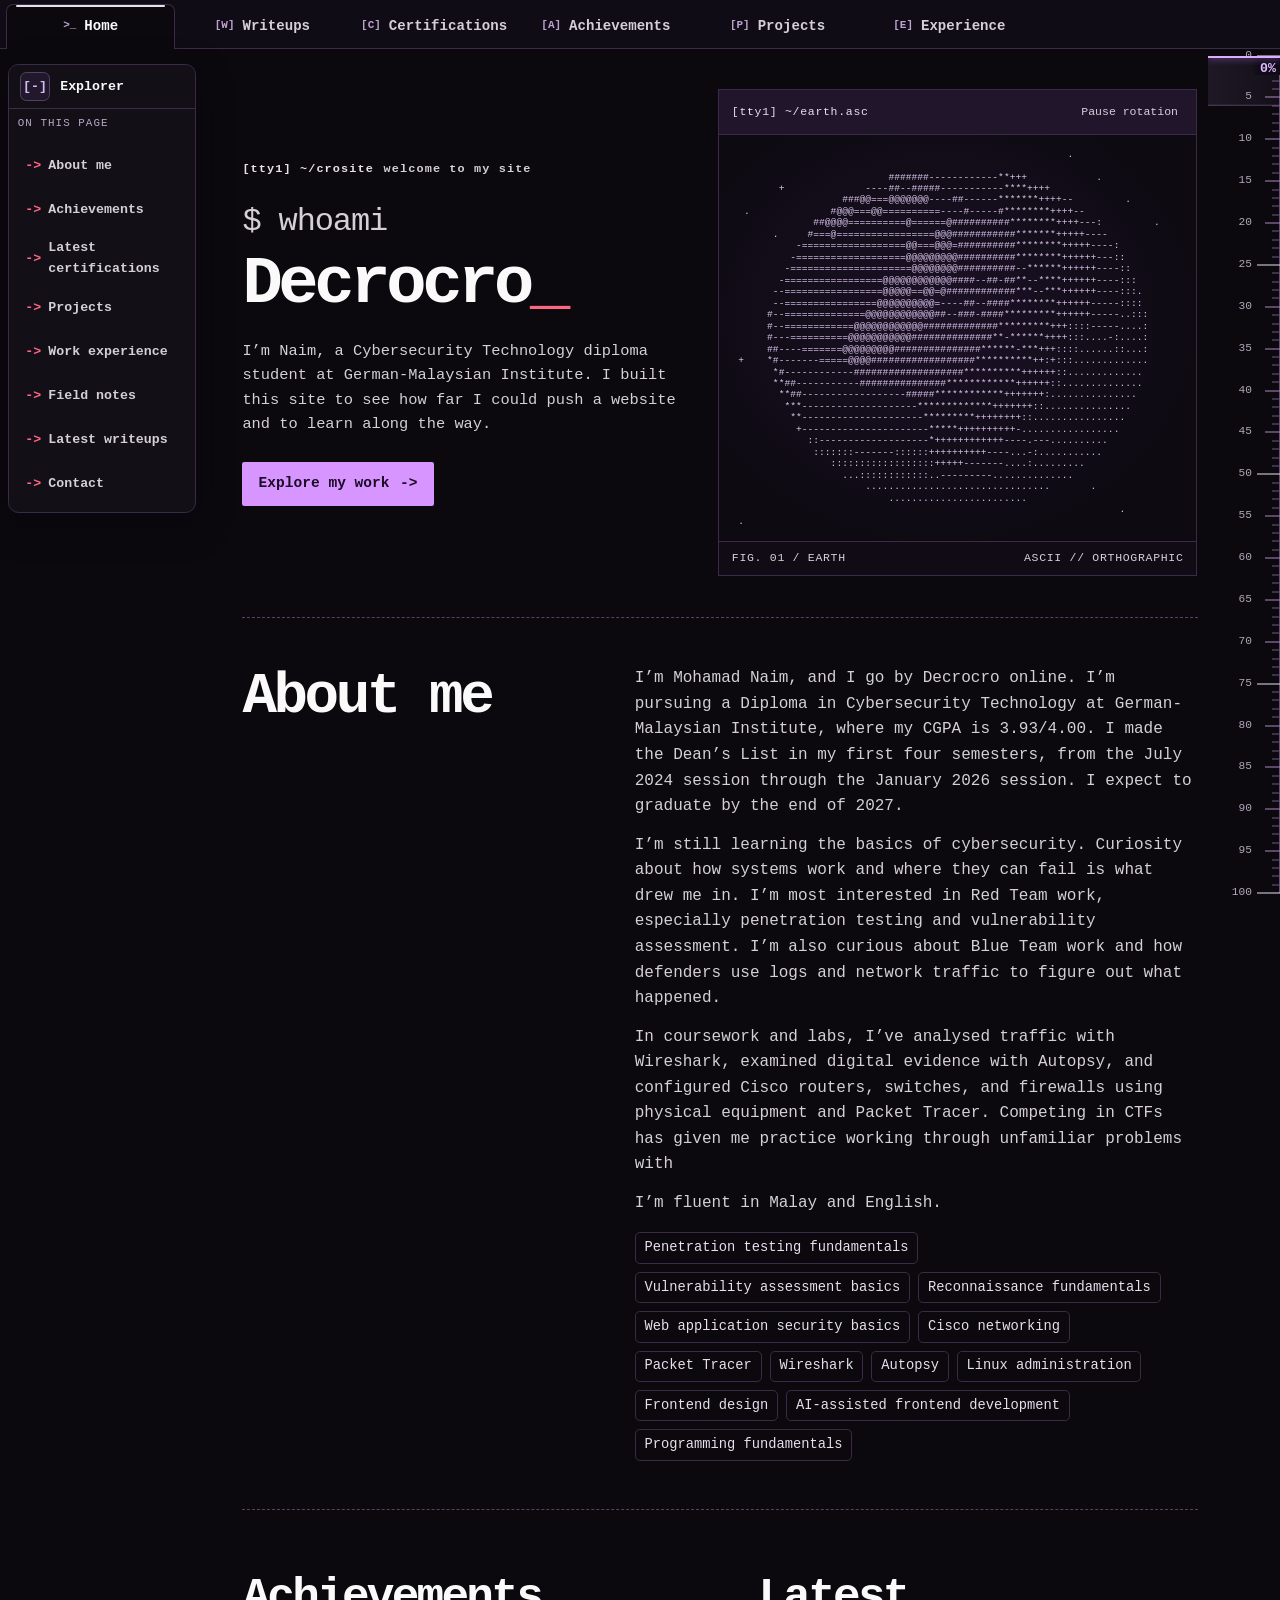
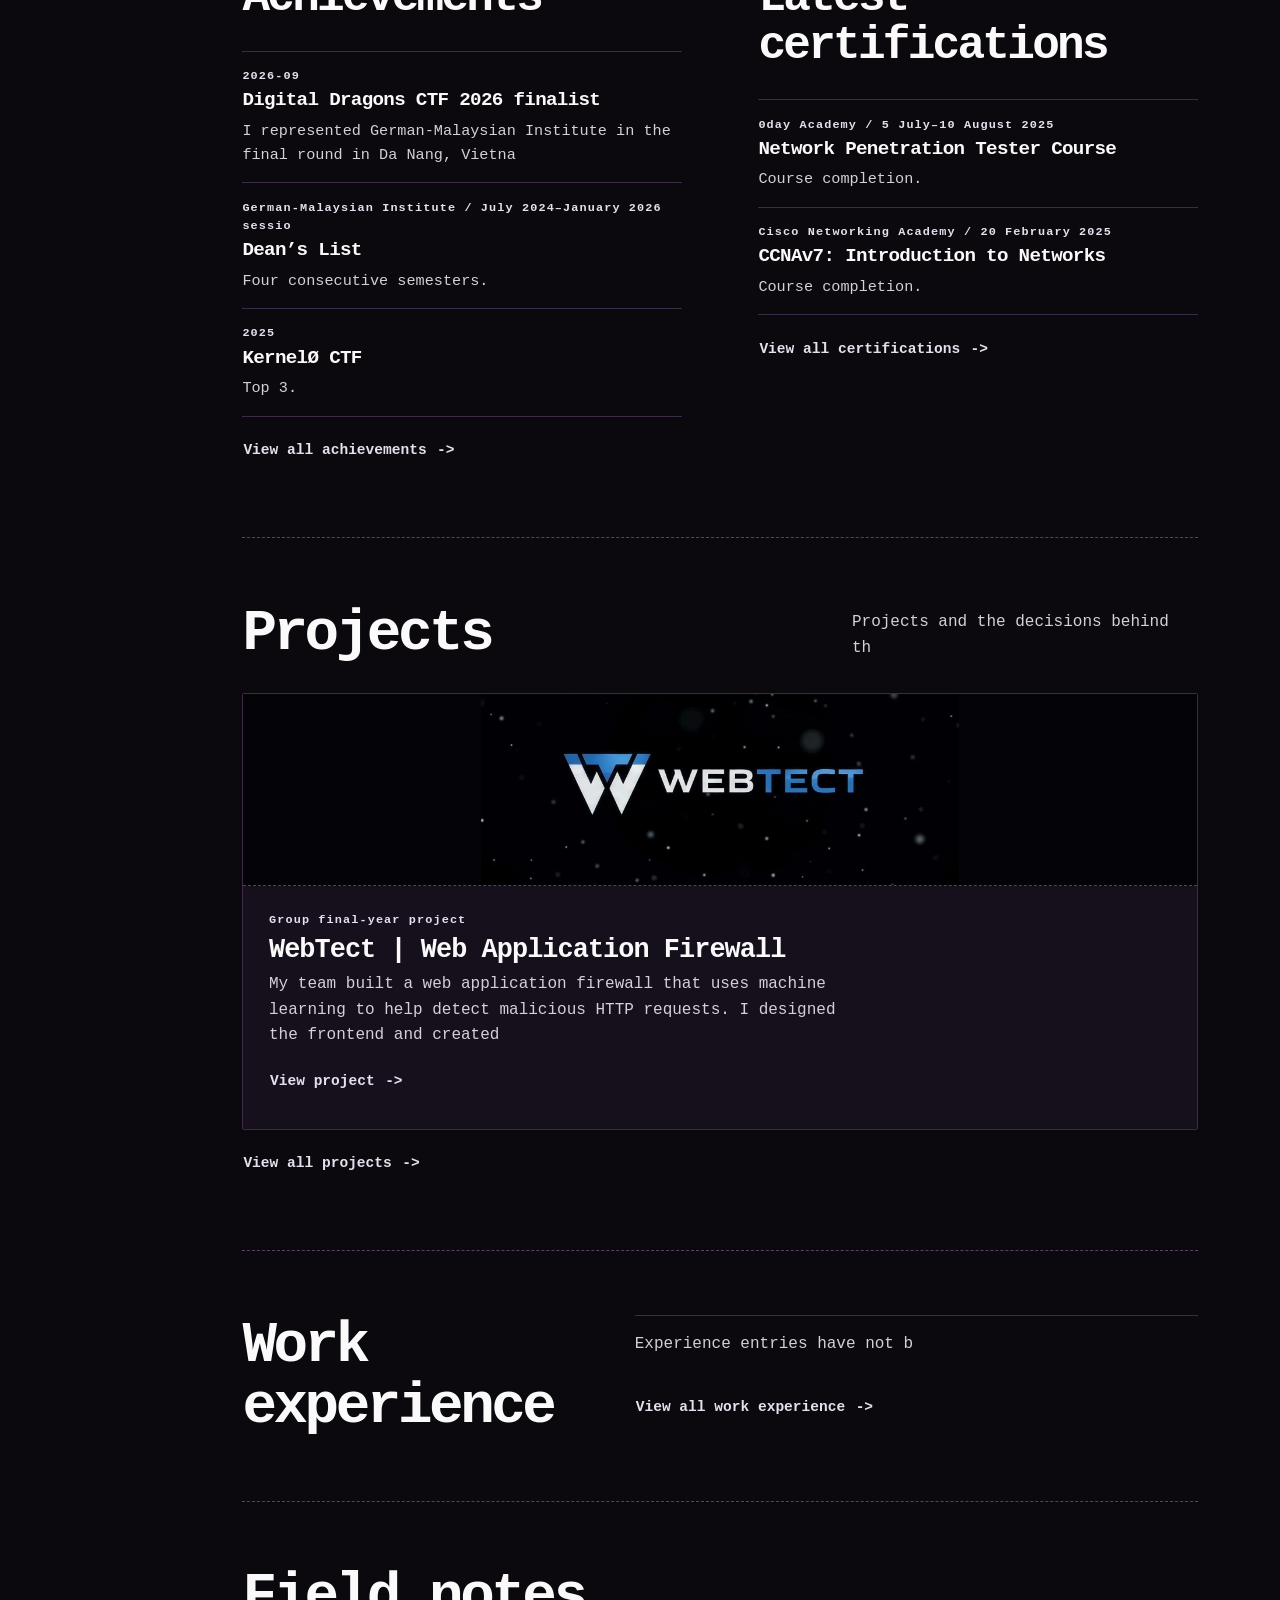
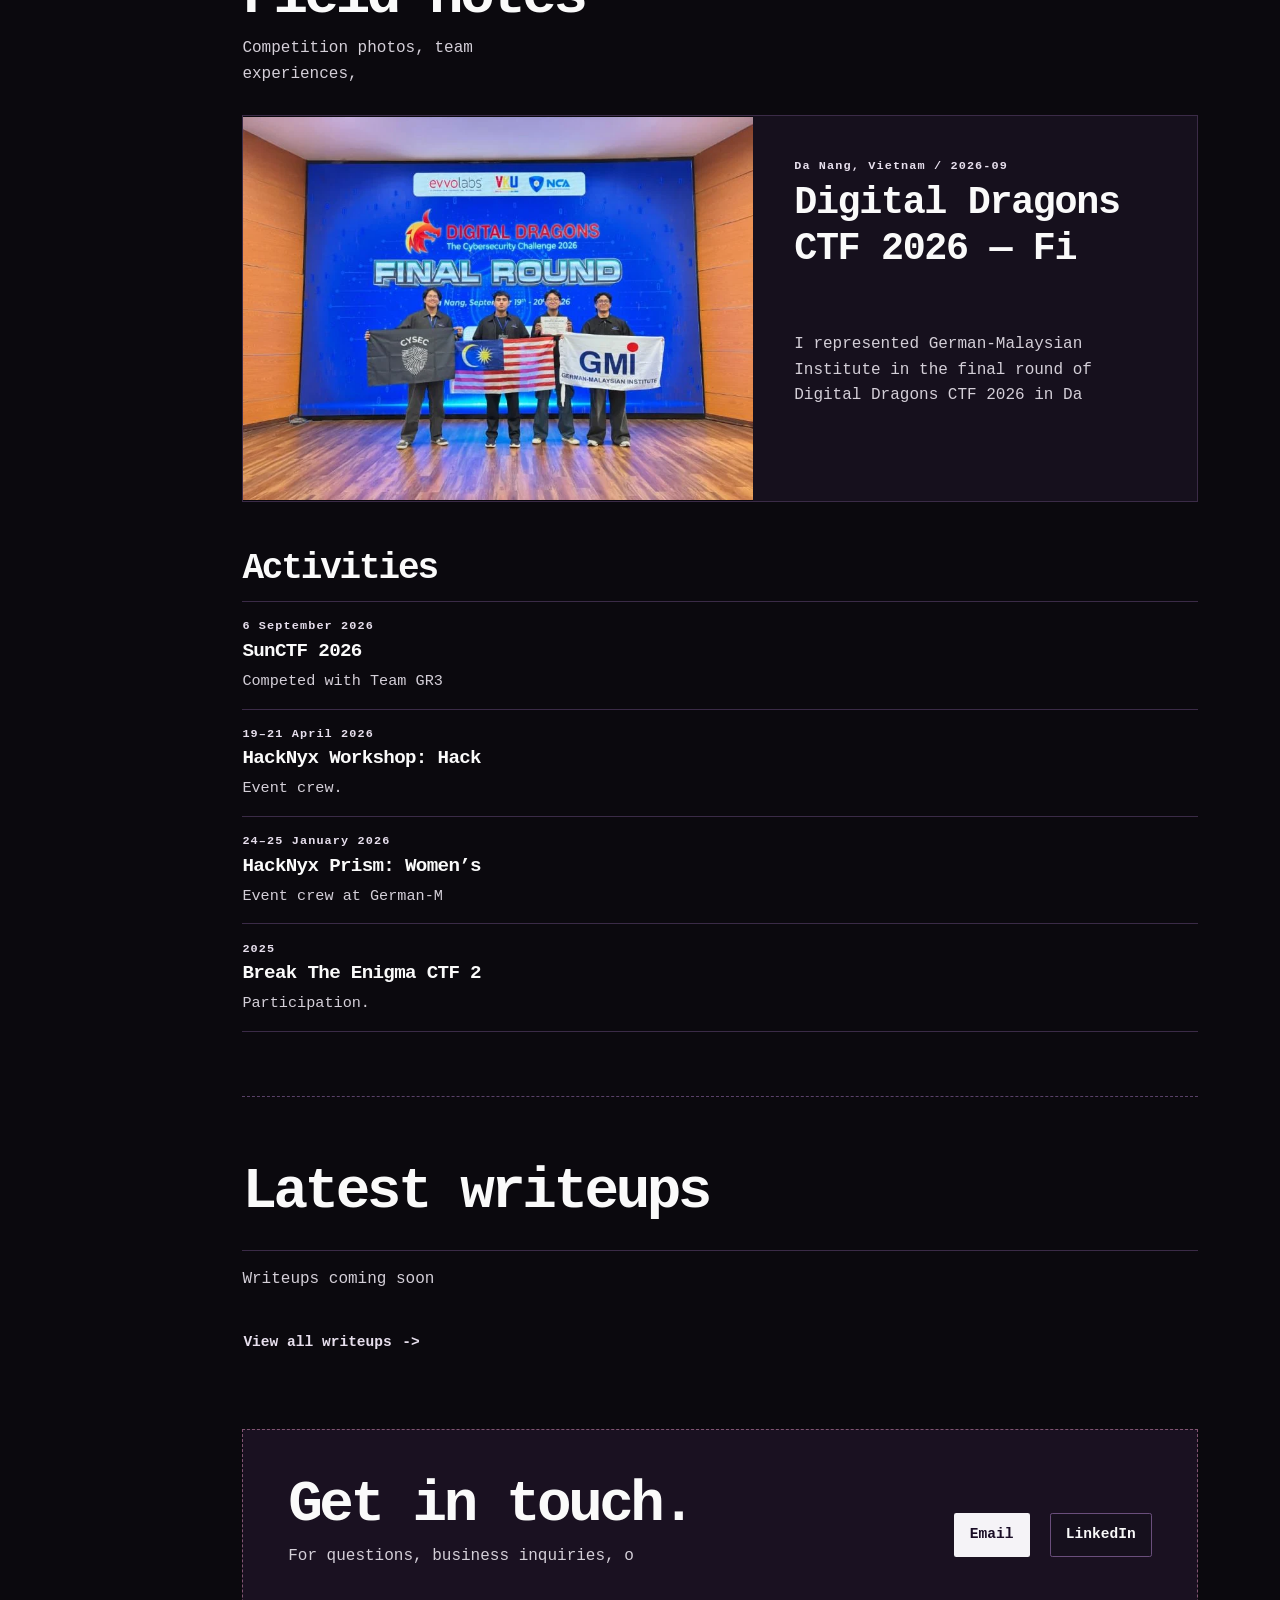
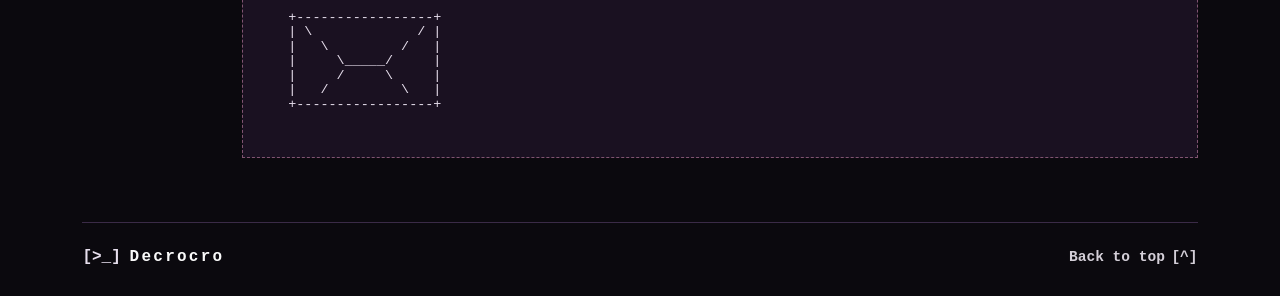
<file: index.html>
<!doctype html>
<html lang="en">
<head>
  <meta charset="utf-8">
  <meta name="viewport" content="width=device-width, initial-scale=1, viewport-fit=cover">
  <meta name="description" content="A professional portfolio for projects, technical writeups, and certifications.">
  <meta name="theme-color" content="#0b090e">
  <title>Crosite</title>
  <link rel="icon" type="image/webp" href="assets/crocro-mark.webp">
  <style>@media (prefers-reduced-motion: no-preference) { @view-transition { navigation: auto; } }</style>
  <link rel="stylesheet" href="styles.css?v=ruler-clean">
  <script src="portfolio.js" defer></script>
  <script src="site.js?v=ruler-clean" defer></script>
  <script src="earth.js" defer></script>
</head>
<body>
  <a class="skip-link" href="#main">Skip to content</a>
  <header class="site-header" id="top" tabindex="-1">
    <nav class="browser-tabs" aria-label="Site pages">
      <a href="index.html" aria-label="Home" aria-current="page"><span class="tab-icon" aria-hidden="true">&gt;_</span><span class="tab-full" aria-hidden="true">Home</span><span class="tab-short" aria-hidden="true">Home</span></a>
      <a href="writeups.html" aria-label="Writeups"><span class="tab-icon" aria-hidden="true">[W]</span><span class="tab-full" aria-hidden="true">Writeups</span><span class="tab-short" aria-hidden="true">Writeups</span></a>
      <a href="certifications.html" aria-label="Certifications"><span class="tab-icon" aria-hidden="true">[C]</span><span class="tab-full" aria-hidden="true">Certifications</span><span class="tab-short" aria-hidden="true">Certs</span></a>
      <a href="achievements.html" aria-label="Achievements"><span class="tab-icon" aria-hidden="true">[A]</span><span class="tab-full" aria-hidden="true">Achievements</span><span class="tab-short" aria-hidden="true">Awards</span></a>
      <a href="projects.html" aria-label="Projects"><span class="tab-icon" aria-hidden="true">[P]</span><span class="tab-full" aria-hidden="true">Projects</span><span class="tab-short" aria-hidden="true">Projects</span></a>
      <a href="experience.html" aria-label="Work experience"><span class="tab-icon" aria-hidden="true">[E]</span><span class="tab-full" aria-hidden="true">Experience</span><span class="tab-short" aria-hidden="true">Work</span></a>
    </nav>
  </header>

  <div class="shell workspace">
    <div class="workspace-rail">
      <details class="section-dock" open>
        <summary class="dock-title" aria-label="Explorer: On this page"><span class="dock-symbol" aria-hidden="true"></span><span class="dock-name">Explorer</span></summary>
        <nav aria-label="On this page">
          <p class="dock-group-label" aria-hidden="true">On this page</p>
          <ul class="dock-links">
            <li><a href="#about">About me</a></li>
            <li><a href="#achievements">Achievements</a></li>
            <li><a href="#certifications">Latest certifications</a></li>
            <li><a href="#work">Projects</a></li>
            <li><a href="#experience">Work experience</a></li>
            <li><a href="#field-notes">Field notes</a></li>
            <li><a href="#writeups">Latest writeups</a></li>
            <li><a href="#contact">Contact</a></li>
          </ul>
        </nav>
      </details>
    </div>

    <main id="main" tabindex="-1">
      <section class="hero" aria-labelledby="intro-title">
        <div class="hero-copy">
          <p class="eyebrow hero-eyebrow"><span>[tty1] ~/crosite</span> welcome to my site</p>
          <h1 id="intro-title"><span class="hero-greeting">$ whoami</span> <span class="hero-name" data-name>Decrocro</span><span class="hero-cursor" aria-hidden="true">_</span></h1>
          <p class="hero-description" id="intro">I’m Naim, a Cybersecurity Technology diploma student at German-Malaysian Institute. I built this site to see how far I could push a website and to learn along the way.</p>
          <div class="actions">
            <a class="button button-primary hero-cta" href="#work">Explore my work <span aria-hidden="true">-&gt;</span></a>
          </div>
        </div>
        <figure class="earth-panel">
          <div class="terminal-bar">
            <span aria-hidden="true">[tty1] ~/earth.asc</span>
            <button type="button" class="earth-toggle" id="earth-toggle" aria-controls="earth-art" hidden>Pause rotation</button>
          </div>
          <div class="earth-display"><pre id="earth-art" class="earth-art" aria-hidden="true">                                                         .                  
                                                                            
                          #######------------**+++            .             
       +              #######-######----------****++++                      
                  ###=@@@@==@@@@@##----#-------*****++++--         .        
 .              #@@@@@@===@@@@@@@==------###-#********++++--                
             ##@@@@@@====@=====@@====--########********++++---:         .   
      .     #@@@@@@@=================###########*******+++++----            
          #@@@=@==@==============@@===###--#####********+++++----:          
         #======================@@@@@@##########*****--*++++++---::         
        #=========================@@@@##########*****---:+++++----::        
       #=======================@@@@@@####-#####-*******-:+++++----:::       
      -#======================@@@@@@--##-#######********++++++----::::      
      -#=======================@@@@#####-----##----****++++++-----:::.      
     #--======================@@@@############*********++++++-...-:::..     
     ##-===================@@@@@#############*********+++++++-.....::..     
     ###-================@@@@@##############*********+++++++--.......:.     
     ####--===============@###############**********+++++++-...........     
+    *####----=========--################**********+++++++---..........     
      *####--------------##############**********++++++++---..........      
      **####---------------#########************++++++++----..........      
       **######--------------#-------*********++++++++----...........       
        ****####-----------------------*****+++++++++---............        
         *******------------------------*++++++++++-----...........         
          +*****----------------------:::+++++++--------:.::......          
            ++**------------------:::::::+++++--------:..::.....            
             ++:::::-------:::::::::::::+++--------::..:::.....             
                :::::::::::::::::::::::...-------::.........                
                  ...::::::::::::.........---::::.........                  
                      ................................       .              
                          ........................                          
                                                                  .         
.                                                                           </pre></div>
          <figcaption><span>FIG. 01 / EARTH</span><span aria-hidden="true">ASCII // ORTHOGRAPHIC</span></figcaption>
        </figure>
      </section>

      <section class="section split-section profile-overview" id="about" aria-labelledby="about-title">
        <header class="section-head">
          <h2 id="about-title">About me</h2>
        </header>
        <div class="about-content">
          <div id="bio"></div>
          <ul class="tags" id="skills" aria-label="Skills" hidden></ul>
          <a class="button button-outline" id="resume" hidden>View résumé</a>
        </div>
      </section>

      <div class="section library proof-grid">
        <section class="proof-panel" id="achievements" aria-labelledby="achievements-title">
          <header class="section-head">
            <h2 id="achievements-title">Achievements</h2>
          </header>
          <div class="section-records">
            <div class="rows" id="achievement-list"></div>
            <a class="text-button entry-link" href="achievements.html">View all achievements</a>
          </div>
        </section>

        <section class="proof-panel" id="certifications" aria-labelledby="certifications-title">
          <header class="section-head">
            <h2 id="certifications-title">Latest certifications</h2>
          </header>
          <div class="rows" id="recent-certifications"></div>
          <a class="text-button entry-link" href="certifications.html">View all certifications</a>
        </section>
      </div>

      <section class="section" id="work" aria-labelledby="work-title">
        <header class="section-head">
          <h2 id="work-title">Projects</h2>
          <p>Projects and the decisions behind them.</p>
        </header>
        <div class="project-grid" id="projects"></div>
        <a class="text-button entry-link" href="projects.html">View all projects</a>
      </section>

      <section class="section split-section" id="experience" aria-labelledby="experience-title">
        <header class="section-head">
          <h2 id="experience-title">Work experience</h2>
        </header>
        <div class="section-records">
          <div class="rows" id="experience-list"></div>
          <a class="text-button entry-link" href="experience.html">View all work experience</a>
        </div>
      </section>

      <section class="section" id="field-notes" aria-labelledby="field-notes-title">
        <header class="section-head">
          <h2 id="field-notes-title">Field notes</h2>
          <p>Competition photos, team experiences, and event crew roles.</p>
        </header>
        <div class="field-carousel" id="field-carousel">
          <div class="field-controls" id="field-controls" hidden>
            <button type="button" class="button button-outline" id="field-prev" aria-label="Previous field note" aria-controls="field-note-list">&larr;</button>
            <span class="field-count" id="field-count"></span>
            <button type="button" class="button button-outline" id="field-next" aria-label="Next field note" aria-controls="field-note-list">&rarr;</button>
            <button type="button" class="button button-outline field-play" id="field-play" aria-controls="field-note-list">Pause autoplay</button>
          </div>
          <div class="field-notes" id="field-note-list"></div>
        </div>
        <section class="field-activities" aria-labelledby="activities-title" hidden>
          <h2 id="activities-title">Activities</h2>
          <div class="rows record-list" id="activities-list"></div>
        </section>
      </section>

      <section class="section" id="writeups" aria-labelledby="writeups-title">
        <header class="section-head">
          <h2 id="writeups-title">Latest writeups</h2>
        </header>
        <div class="rows" id="recent-writeups"></div>
        <a class="text-button entry-link" href="writeups.html">View all writeups</a>
      </section>

      <section class="section contact-section" id="contact" aria-labelledby="contact-title">
        <div class="contact-panel">
          <div>
            <h2 id="contact-title">Get in touch.</h2>
            <p id="contact-note">Email and professional profiles coming soon.</p>
          </div>
          <div class="actions" id="contact-links"></div>
          <pre class="mail-art" aria-hidden="true">+-----------------+
| \             / |
|   \         /   |
|     \_____/     |
|     /     \     |
|   /         \   |
+-----------------+</pre>
        </div>
      </section>
    </main>
  </div>

  <footer class="shell site-footer">
    <a class="brand" href="index.html">
      <span class="brand-prompt" aria-hidden="true">[&gt;_]</span><span data-name>Decrocro</span>
    </a>
    <a class="footer-top" href="#top">Back to top <span aria-hidden="true">[^]</span></a>
  </footer>

  <button type="button" class="back-to-top" aria-label="Back to top" hidden><span aria-hidden="true">↑</span></button>

  <div class="scroll-ruler" id="scroll-ruler" hidden>
    <div class="ruler-body">
      <div class="ruler-scale" aria-hidden="true"></div>
      <input id="scroll-position" type="range" min="0" max="100" step="1" value="0" aria-label="Page scroll position" aria-orientation="vertical" aria-valuetext="0 percent">
    </div>
    <span class="ruler-readout" id="scroll-readout" aria-hidden="true">000%</span>
  </div>

  <template id="project-template">
    <article class="project">
      <div class="project-cover" aria-hidden="true"></div>
      <div class="project-copy">
        <p class="entry-label"></p>
        <h3></h3>
        <p class="summary"></p>
        <button class="text-button entry-link" type="button">View project</button>
      </div>
    </article>
  </template>

  <template id="row-template">
    <article class="entry-row">
      <div>
        <p class="entry-label"></p>
        <h3></h3>
        <p class="summary"></p>
      </div>
      <div class="entry-action"></div>
    </article>
  </template>

  <dialog id="entry-dialog" aria-labelledby="dialog-title">
    <div class="dialog-inner">
      <form method="dialog"><button class="button button-outline" autofocus>Close</button></form>
      <p class="entry-label" id="dialog-label"></p>
      <h2 id="dialog-title"></h2>
      <p id="dialog-summary"></p>
      <div class="dialog-body" id="dialog-body"></div>
      <div class="actions" id="dialog-links"></div>
    </div>
  </dialog>
</body>
</html>
</file>
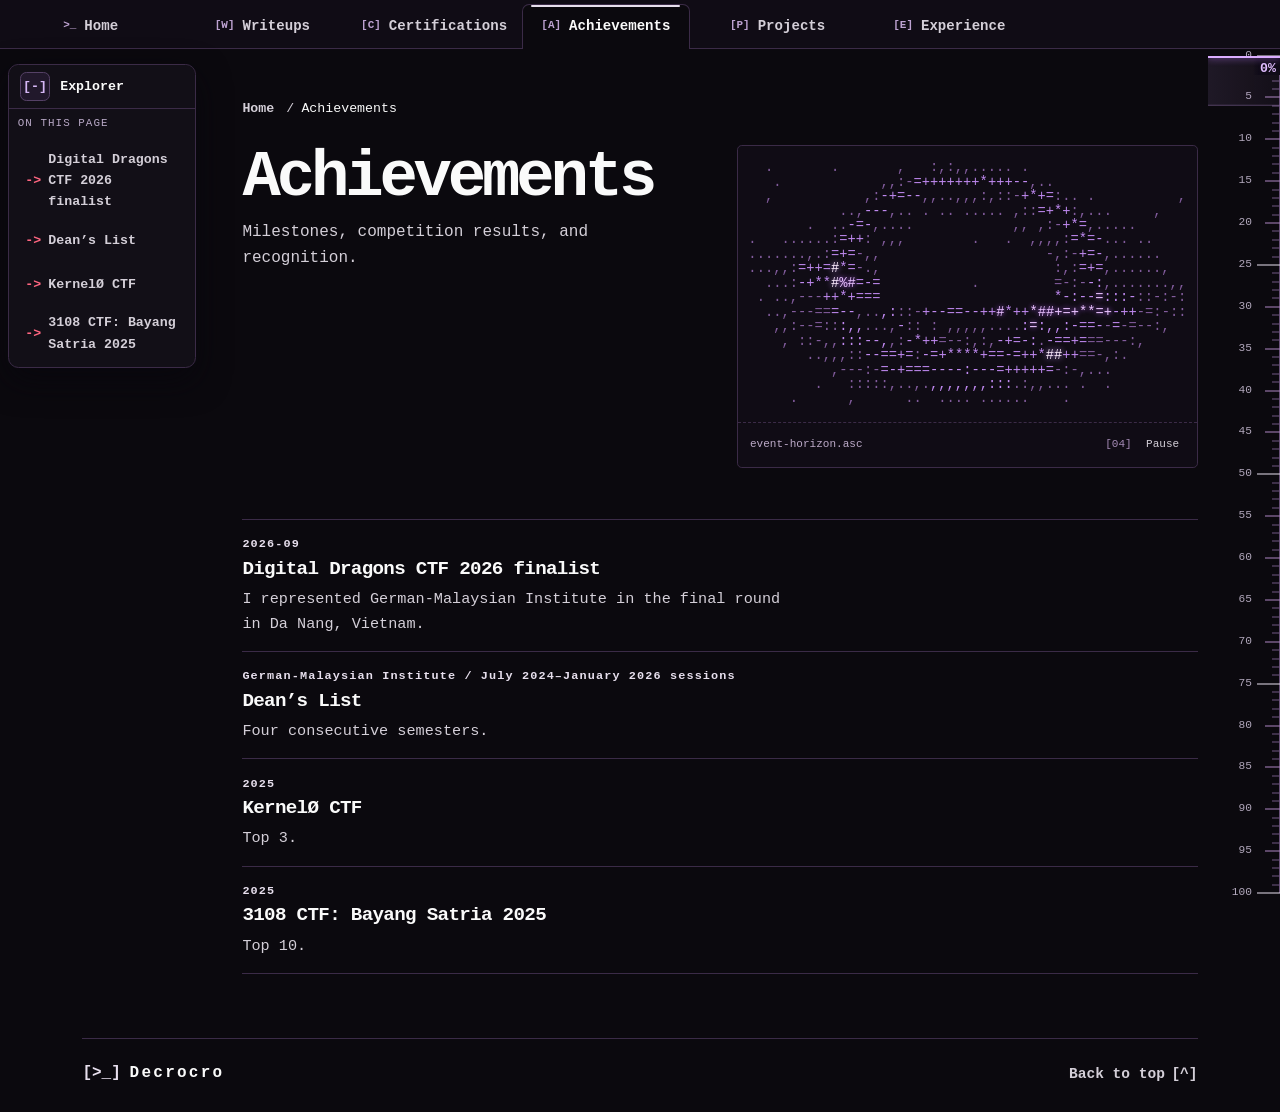
<file: achievements.html>
<!doctype html>
<html lang="en">
<head>
  <meta charset="utf-8">
  <meta name="viewport" content="width=device-width, initial-scale=1, viewport-fit=cover">
  <meta name="description" content="A professional portfolio for projects, technical writeups, and certifications.">
  <meta name="theme-color" content="#0b090e">
  <title>Achievements | Crosite</title>
  <link rel="icon" type="image/webp" href="assets/crocro-mark.webp">
  <style>@media (prefers-reduced-motion: no-preference) { @view-transition { navigation: auto; } }</style>
  <link rel="stylesheet" href="styles.css?v=ruler-clean">
  <script src="portfolio.js" defer></script>
  <script src="site.js?v=ruler-clean" defer></script>
</head>
<body>
  <a class="skip-link" href="#main">Skip to content</a>
  <header class="site-header" id="top" tabindex="-1">
    <nav class="browser-tabs" aria-label="Site pages">
      <a href="index.html" aria-label="Home"><span class="tab-icon" aria-hidden="true">&gt;_</span><span class="tab-full" aria-hidden="true">Home</span><span class="tab-short" aria-hidden="true">Home</span></a>
      <a href="writeups.html" aria-label="Writeups"><span class="tab-icon" aria-hidden="true">[W]</span><span class="tab-full" aria-hidden="true">Writeups</span><span class="tab-short" aria-hidden="true">Writeups</span></a>
      <a href="certifications.html" aria-label="Certifications"><span class="tab-icon" aria-hidden="true">[C]</span><span class="tab-full" aria-hidden="true">Certifications</span><span class="tab-short" aria-hidden="true">Certs</span></a>
      <a href="achievements.html" aria-label="Achievements" aria-current="page"><span class="tab-icon" aria-hidden="true">[A]</span><span class="tab-full" aria-hidden="true">Achievements</span><span class="tab-short" aria-hidden="true">Awards</span></a>
      <a href="projects.html" aria-label="Projects"><span class="tab-icon" aria-hidden="true">[P]</span><span class="tab-full" aria-hidden="true">Projects</span><span class="tab-short" aria-hidden="true">Projects</span></a>
      <a href="experience.html" aria-label="Work experience"><span class="tab-icon" aria-hidden="true">[E]</span><span class="tab-full" aria-hidden="true">Experience</span><span class="tab-short" aria-hidden="true">Work</span></a>
    </nav>
  </header>

  <div class="shell workspace">
    <div class="workspace-rail">
      <details class="section-dock" open>
        <summary class="dock-title" aria-label="Explorer: On this page"><span class="dock-symbol" aria-hidden="true"></span><span class="dock-name">Explorer</span></summary>
        <p class="dock-empty">No sections on this page.</p>
        <nav aria-label="On this page" hidden>
          <p class="dock-group-label" aria-hidden="true">On this page</p>
          <ul class="dock-links"></ul>
        </nav>
      </details>
    </div>

    <main id="main" class="inner-page" tabindex="-1" data-page="achievements">
      <nav class="breadcrumbs" aria-label="Page path"><a href="index.html">Home</a><span aria-current="page">Achievements</span></nav>
      <header class="page-lead">
        <div class="page-lead-copy">
          <h1>Achievements</h1>
          <p class="page-note">Milestones, competition results, and recognition.</p>
        </div>
        <figure class="archive-plate archive-plate--horizon" aria-hidden="true">
          <pre class="archive-art">  <span class="art-dim">.</span>       <span class="art-dim">.</span>       <span class="art-dim">.</span>   <span class="art-dim">,.,,,.....</span> <span class="art-dim">.</span>
   <span class="art-dim">.</span>            <span class="art-dim">..,:</span>-=======+===--<span class="art-dim">,..</span>
  <span class="art-dim">.</span>           <span class="art-dim">,:</span>-+=--<span class="art-dim">,,..,..,.,,:</span>=+==<span class="art-dim">:,.</span> <span class="art-dim">.</span>          <span class="art-dim">.</span>
           <span class="art-dim">.,:</span>===<span class="art-dim">:,.</span> <span class="art-dim">.</span> <span class="art-dim">..</span> <span class="art-dim">.....</span> <span class="art-dim">.,,</span>-=+=<span class="art-dim">:,...</span>     <span class="art-dim">.</span>
       <span class="art-dim">.</span>  <span class="art-dim">,,</span>=+=<span class="art-dim">:,...</span>            <span class="art-dim">,,</span> <span class="art-dim">.,:</span>=+=<span class="art-dim">,.....</span>
<span class="art-dim">.</span>   <span class="art-dim">......:</span>=+=<span class="art-dim">,</span> <span class="art-dim">...</span>        <span class="art-dim">.</span>   <span class="art-dim">.</span>  <span class="art-dim">,,..,</span>-+=-<span class="art-dim">...</span> <span class="art-dim">..</span>
<span class="art-dim">......,,.,</span>-=-<span class="art-dim">:..</span>                    <span class="art-dim">:.,:</span>==-<span class="art-dim">:,.,...</span>
<span class="art-dim">,,,:::</span>===-<span class="art-hot">*</span>+-<span class="art-dim">:.,</span>                     <span class="art-dim">,.,</span>-+=<span class="art-dim">:,,.....</span>
  <span class="art-dim">..,:</span>-=++<span class="art-hot">*#*</span>=-=           <span class="art-dim">.</span>         <span class="art-dim">:,,:</span>--<span class="art-dim">::,:,,....</span>
 <span class="art-dim">.</span> <span class="art-dim">,..:,,</span>-=++=++                     +--=+<span class="art-hot">*</span>====<span class="art-dim">:::,,.</span>
  <span class="art-dim">...,,,::</span>--=<span class="art-dim">::,</span>--<span class="art-dim">:::</span>=--++==++<span class="art-hot">*</span>+++<span class="art-hot">*%%#*#%%**</span>=+=<span class="art-dim">::.,..</span>
   <span class="art-dim">...,,:,:</span>---<span class="art-dim">:,::</span>-<span class="art-dim">:,</span> <span class="art-dim">.</span> <span class="art-dim">...,,.,.,</span>=<span class="art-hot">*</span>=--=++=-<span class="art-dim">:</span>-<span class="art-dim">,:,,..</span>
    <span class="art-dim">.</span> <span class="art-dim">,,:,,</span>--=++-<span class="art-dim">::</span>-+--<span class="art-dim">:,,..,,</span>-++=-<span class="art-dim">,</span>-===-<span class="art-dim">::,,,..</span>
       <span class="art-dim">..,,,::</span>-=+++=<span class="art-dim">:</span>--=++++===--==+<span class="art-hot">*</span>+--<span class="art-dim">::,.,.</span>
          <span class="art-dim">.,,,,:</span>--++++++++====++++==-<span class="art-dim">:,:,...</span>
        <span class="art-dim">.</span>   <span class="art-dim">....,..,::</span>----------<span class="art-dim">,:,,.,.</span> <span class="art-dim">.</span>  <span class="art-dim">.</span>
     <span class="art-dim">.</span>      <span class="art-dim">.</span>      <span class="art-dim">..</span>  <span class="art-dim">....</span> <span class="art-dim">......</span>    <span class="art-dim">.</span></pre>
          <figcaption><span>event-horizon.asc</span><span>[04]</span></figcaption>
        </figure>
      </header>
      <div class="rows record-list" id="all-achievements"></div>
      <noscript><p>Enable JavaScript to view achievements entries.</p></noscript>
    </main>
  </div>

  <footer class="shell site-footer">
    <a class="brand" href="index.html">
      <span class="brand-prompt" aria-hidden="true">[&gt;_]</span><span data-name>Decrocro</span>
    </a>
    <a class="footer-top" href="#top">Back to top <span aria-hidden="true">[^]</span></a>
  </footer>

  <button type="button" class="back-to-top" aria-label="Back to top" hidden><span aria-hidden="true">↑</span></button>

  <div class="scroll-ruler" id="scroll-ruler" hidden>
    <div class="ruler-body">
      <div class="ruler-scale" aria-hidden="true"></div>
      <input id="scroll-position" type="range" min="0" max="100" step="1" value="0" aria-label="Page scroll position" aria-orientation="vertical" aria-valuetext="0 percent">
    </div>
    <span class="ruler-readout" id="scroll-readout" aria-hidden="true">000%</span>
  </div>

  <template id="row-template">
    <article class="entry-row">
      <div>
        <p class="entry-label"></p>
        <h3></h3>
        <p class="summary"></p>
      </div>
      <div class="entry-action"></div>
    </article>
  </template>

</body>
</html>
</file>
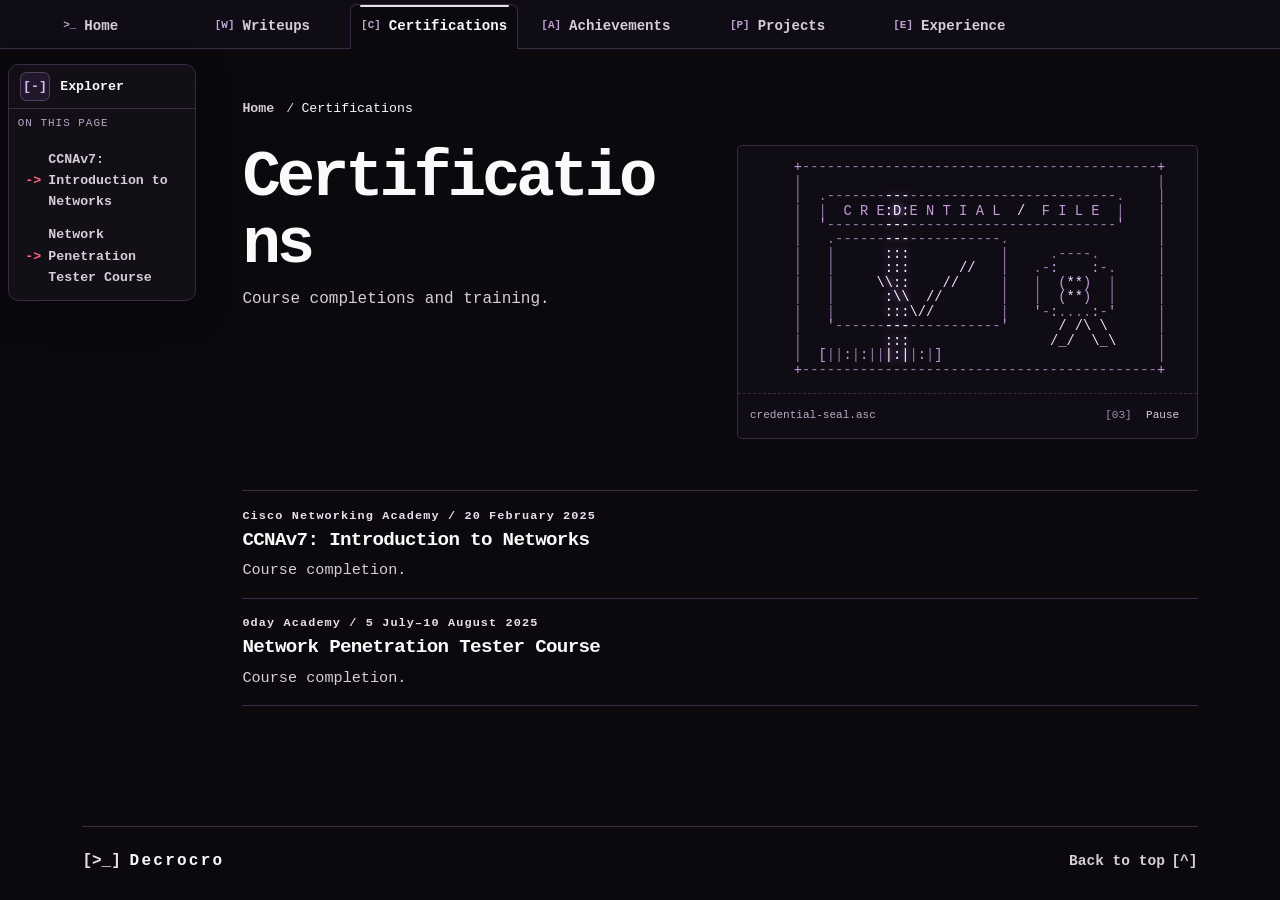
<file: certifications.html>
<!doctype html>
<html lang="en">
<head>
  <meta charset="utf-8">
  <meta name="viewport" content="width=device-width, initial-scale=1, viewport-fit=cover">
  <meta name="description" content="A professional portfolio for projects, technical writeups, and certifications.">
  <meta name="theme-color" content="#0b090e">
  <title>Certifications | Crosite</title>
  <link rel="icon" type="image/webp" href="assets/crocro-mark.webp">
  <style>@media (prefers-reduced-motion: no-preference) { @view-transition { navigation: auto; } }</style>
  <link rel="stylesheet" href="styles.css?v=ruler-clean">
  <script src="portfolio.js" defer></script>
  <script src="site.js?v=ruler-clean" defer></script>
</head>
<body>
  <a class="skip-link" href="#main">Skip to content</a>
  <header class="site-header" id="top" tabindex="-1">
    <nav class="browser-tabs" aria-label="Site pages">
      <a href="index.html" aria-label="Home"><span class="tab-icon" aria-hidden="true">&gt;_</span><span class="tab-full" aria-hidden="true">Home</span><span class="tab-short" aria-hidden="true">Home</span></a>
      <a href="writeups.html" aria-label="Writeups"><span class="tab-icon" aria-hidden="true">[W]</span><span class="tab-full" aria-hidden="true">Writeups</span><span class="tab-short" aria-hidden="true">Writeups</span></a>
      <a href="certifications.html" aria-label="Certifications" aria-current="page"><span class="tab-icon" aria-hidden="true">[C]</span><span class="tab-full" aria-hidden="true">Certifications</span><span class="tab-short" aria-hidden="true">Certs</span></a>
      <a href="achievements.html" aria-label="Achievements"><span class="tab-icon" aria-hidden="true">[A]</span><span class="tab-full" aria-hidden="true">Achievements</span><span class="tab-short" aria-hidden="true">Awards</span></a>
      <a href="projects.html" aria-label="Projects"><span class="tab-icon" aria-hidden="true">[P]</span><span class="tab-full" aria-hidden="true">Projects</span><span class="tab-short" aria-hidden="true">Projects</span></a>
      <a href="experience.html" aria-label="Work experience"><span class="tab-icon" aria-hidden="true">[E]</span><span class="tab-full" aria-hidden="true">Experience</span><span class="tab-short" aria-hidden="true">Work</span></a>
    </nav>
  </header>

  <div class="shell workspace">
    <div class="workspace-rail">
      <details class="section-dock" open>
        <summary class="dock-title" aria-label="Explorer: On this page"><span class="dock-symbol" aria-hidden="true"></span><span class="dock-name">Explorer</span></summary>
        <p class="dock-empty">No sections on this page.</p>
        <nav aria-label="On this page" hidden>
          <p class="dock-group-label" aria-hidden="true">On this page</p>
          <ul class="dock-links"></ul>
        </nav>
      </details>
    </div>

    <main id="main" class="inner-page" tabindex="-1" data-page="certifications">
      <nav class="breadcrumbs" aria-label="Page path"><a href="index.html">Home</a><span aria-current="page">Certifications</span></nav>
      <header class="page-lead">
        <div class="page-lead-copy">
          <h1>Certifications</h1>
          <p class="page-note">Course completions and training.</p>
        </div>
        <figure class="archive-plate" aria-hidden="true">
          <pre class="archive-art">   +<span class="art-dim">-------------------------------------------</span>+
   <span class="art-dim">|</span>                                           <span class="art-dim">|</span>
   <span class="art-dim">|</span>  <span class="art-dim">.-----------------------------------.</span>    <span class="art-dim">|</span>
   <span class="art-dim">|</span>  <span class="art-dim">|</span>  C R E D E N T I A L  <span class="art-hot">/</span>  F I L E  <span class="art-dim">|</span>    <span class="art-dim">|</span>
   <span class="art-dim">|</span>  '<span class="art-dim">-----------------------------------</span>'    <span class="art-dim">|</span>
   <span class="art-dim">|</span>   <span class="art-dim">.--------------------.</span>                  <span class="art-dim">|</span>
   <span class="art-dim">|</span>   <span class="art-dim">|</span>                    <span class="art-dim">|</span>     <span class="art-dim">.----.</span>       <span class="art-dim">|</span>
   <span class="art-dim">|</span>   <span class="art-dim">|</span>               <span class="art-hot">//</span>   <span class="art-dim">|</span>   <span class="art-dim">.-</span>:    :<span class="art-dim">-.</span>     <span class="art-dim">|</span>
   <span class="art-dim">|</span>   <span class="art-dim">|</span>     <span class="art-hot">\\</span>      <span class="art-hot">//</span>     <span class="art-dim">|</span>   <span class="art-dim">|</span>  (<span class="art-hot">**</span>)  <span class="art-dim">|</span>     <span class="art-dim">|</span>
   <span class="art-dim">|</span>   <span class="art-dim">|</span>       <span class="art-hot">\\</span>  <span class="art-hot">//</span>       <span class="art-dim">|</span>   <span class="art-dim">|</span>  (<span class="art-hot">**</span>)  <span class="art-dim">|</span>     <span class="art-dim">|</span>
   <span class="art-dim">|</span>   <span class="art-dim">|</span>         <span class="art-hot">\//</span>        <span class="art-dim">|</span>   '<span class="art-dim">-</span>:<span class="art-dim">....</span>:<span class="art-dim">-</span>'     <span class="art-dim">|</span>
   <span class="art-dim">|</span>   '<span class="art-dim">--------------------</span>'      <span class="art-hot">/</span> <span class="art-hot">/\</span> <span class="art-hot">\</span>      <span class="art-dim">|</span>
   <span class="art-dim">|</span>                              <span class="art-hot">/</span>_<span class="art-hot">/</span>  <span class="art-hot">\</span>_<span class="art-hot">\</span>     <span class="art-dim">|</span>
   <span class="art-dim">|</span>  [<span class="art-dim">||</span>:<span class="art-dim">|</span>:<span class="art-dim">|||</span>:<span class="art-dim">||</span>:<span class="art-dim">|</span>]                          <span class="art-dim">|</span>
   +<span class="art-dim">-------------------------------------------</span>+</pre>
          <figcaption><span>credential-seal.asc</span><span>[03]</span></figcaption>
        </figure>
      </header>
      <div class="rows record-list" id="credentials"></div>
      <noscript><p>Enable JavaScript to view listed certifications.</p></noscript>
    </main>
  </div>

  <footer class="shell site-footer">
    <a class="brand" href="index.html">
      <span class="brand-prompt" aria-hidden="true">[&gt;_]</span><span data-name>Decrocro</span>
    </a>
    <a class="footer-top" href="#top">Back to top <span aria-hidden="true">[^]</span></a>
  </footer>

  <button type="button" class="back-to-top" aria-label="Back to top" hidden><span aria-hidden="true">↑</span></button>

  <div class="scroll-ruler" id="scroll-ruler" hidden>
    <div class="ruler-body">
      <div class="ruler-scale" aria-hidden="true"></div>
      <input id="scroll-position" type="range" min="0" max="100" step="1" value="0" aria-label="Page scroll position" aria-orientation="vertical" aria-valuetext="0 percent">
    </div>
    <span class="ruler-readout" id="scroll-readout" aria-hidden="true">000%</span>
  </div>

  <template id="row-template">
    <article class="entry-row">
      <div>
        <p class="entry-label"></p>
        <h3></h3>
        <p class="summary"></p>
      </div>
      <div class="entry-action"></div>
    </article>
  </template>

</body>
</html>
</file>
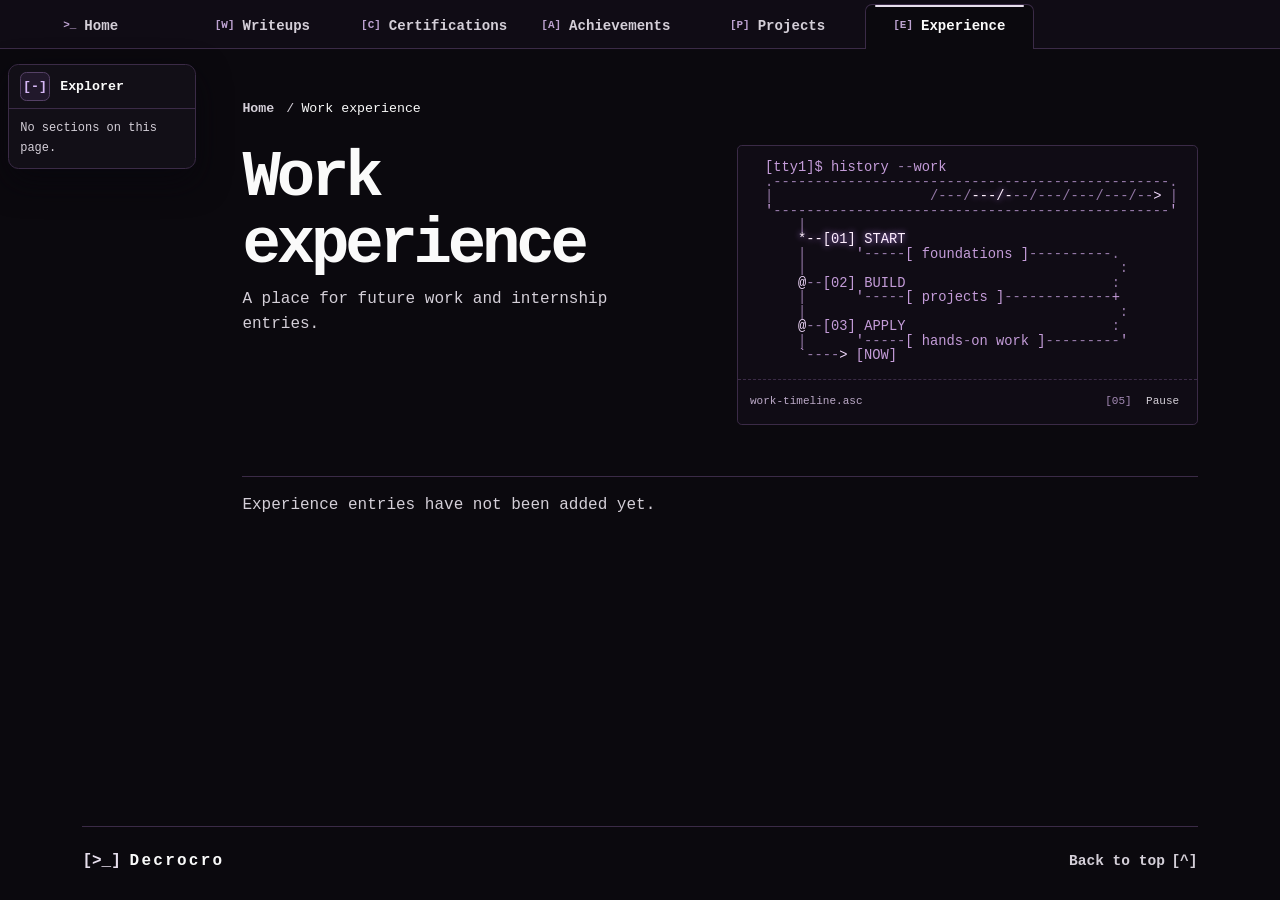
<file: experience.html>
<!doctype html>
<html lang="en">
<head>
  <meta charset="utf-8">
  <meta name="viewport" content="width=device-width, initial-scale=1, viewport-fit=cover">
  <meta name="description" content="A professional portfolio for projects, technical writeups, and certifications.">
  <meta name="theme-color" content="#0b090e">
  <title>Work experience | Crosite</title>
  <link rel="icon" type="image/webp" href="assets/crocro-mark.webp">
  <style>@media (prefers-reduced-motion: no-preference) { @view-transition { navigation: auto; } }</style>
  <link rel="stylesheet" href="styles.css?v=ruler-clean">
  <script src="portfolio.js" defer></script>
  <script src="site.js?v=ruler-clean" defer></script>
</head>
<body>
  <a class="skip-link" href="#main">Skip to content</a>
  <header class="site-header" id="top" tabindex="-1">
    <nav class="browser-tabs" aria-label="Site pages">
      <a href="index.html" aria-label="Home"><span class="tab-icon" aria-hidden="true">&gt;_</span><span class="tab-full" aria-hidden="true">Home</span><span class="tab-short" aria-hidden="true">Home</span></a>
      <a href="writeups.html" aria-label="Writeups"><span class="tab-icon" aria-hidden="true">[W]</span><span class="tab-full" aria-hidden="true">Writeups</span><span class="tab-short" aria-hidden="true">Writeups</span></a>
      <a href="certifications.html" aria-label="Certifications"><span class="tab-icon" aria-hidden="true">[C]</span><span class="tab-full" aria-hidden="true">Certifications</span><span class="tab-short" aria-hidden="true">Certs</span></a>
      <a href="achievements.html" aria-label="Achievements"><span class="tab-icon" aria-hidden="true">[A]</span><span class="tab-full" aria-hidden="true">Achievements</span><span class="tab-short" aria-hidden="true">Awards</span></a>
      <a href="projects.html" aria-label="Projects"><span class="tab-icon" aria-hidden="true">[P]</span><span class="tab-full" aria-hidden="true">Projects</span><span class="tab-short" aria-hidden="true">Projects</span></a>
      <a href="experience.html" aria-label="Work experience" aria-current="page"><span class="tab-icon" aria-hidden="true">[E]</span><span class="tab-full" aria-hidden="true">Experience</span><span class="tab-short" aria-hidden="true">Work</span></a>
    </nav>
  </header>

  <div class="shell workspace">
    <div class="workspace-rail">
      <details class="section-dock" open>
        <summary class="dock-title" aria-label="Explorer: On this page"><span class="dock-symbol" aria-hidden="true"></span><span class="dock-name">Explorer</span></summary>
        <p class="dock-empty">No sections on this page.</p>
        <nav aria-label="On this page" hidden>
          <p class="dock-group-label" aria-hidden="true">On this page</p>
          <ul class="dock-links"></ul>
        </nav>
      </details>
    </div>

    <main id="main" class="inner-page" tabindex="-1" data-page="experience">
      <nav class="breadcrumbs" aria-label="Page path"><a href="index.html">Home</a><span aria-current="page">Work experience</span></nav>
      <header class="page-lead">
        <div class="page-lead-copy">
          <h1>Work experience</h1>
          <p class="page-note">A place for future work and internship entries.</p>
        </div>
        <figure class="archive-plate" aria-hidden="true">
          <pre class="archive-art"> [tty1]$ history <span class="art-dim">--</span>work
 <span class="art-dim">.------------------------------------------------.</span>
 <span class="art-dim">|</span>                   <span class="art-dim">/---/---/---/---/---/---/--</span><span class="art-hot">&gt;</span> <span class="art-dim">|</span>
 '<span class="art-dim">------------------------------------------------</span>'
     <span class="art-dim">|</span>
     <span class="art-hot">@</span><span class="art-dim">--</span>[01] START
     <span class="art-dim">|</span>      '<span class="art-dim">-----</span>[ foundations ]<span class="art-dim">----------.</span>
     <span class="art-dim">|</span>                                      <span class="art-dim">:</span>
     <span class="art-hot">@</span><span class="art-dim">--</span>[02] BUILD                         <span class="art-dim">:</span>
     <span class="art-dim">|</span>      '<span class="art-dim">-----</span>[ projects ]<span class="art-dim">-------------</span>+
     <span class="art-dim">|</span>                                      <span class="art-dim">:</span>
     <span class="art-hot">@</span><span class="art-dim">--</span>[03] APPLY                         <span class="art-dim">:</span>
     <span class="art-dim">|</span>      '<span class="art-dim">-----</span>[ hands<span class="art-dim">-</span>on work ]<span class="art-dim">---------</span>'
     `<span class="art-dim">----</span><span class="art-hot">&gt;</span> [NOW]<span class="art-hot">_</span></pre>
          <figcaption><span>work-timeline.asc</span><span>[05]</span></figcaption>
        </figure>
      </header>
      <div class="rows record-list" id="all-experience"></div>
      <noscript><p>Enable JavaScript to view experience entries.</p></noscript>
    </main>
  </div>

  <footer class="shell site-footer">
    <a class="brand" href="index.html">
      <span class="brand-prompt" aria-hidden="true">[&gt;_]</span><span data-name>Decrocro</span>
    </a>
    <a class="footer-top" href="#top">Back to top <span aria-hidden="true">[^]</span></a>
  </footer>

  <button type="button" class="back-to-top" aria-label="Back to top" hidden><span aria-hidden="true">↑</span></button>

  <div class="scroll-ruler" id="scroll-ruler" hidden>
    <div class="ruler-body">
      <div class="ruler-scale" aria-hidden="true"></div>
      <input id="scroll-position" type="range" min="0" max="100" step="1" value="0" aria-label="Page scroll position" aria-orientation="vertical" aria-valuetext="0 percent">
    </div>
    <span class="ruler-readout" id="scroll-readout" aria-hidden="true">000%</span>
  </div>

  <template id="row-template">
    <article class="entry-row">
      <div>
        <p class="entry-label"></p>
        <h3></h3>
        <p class="summary"></p>
      </div>
      <div class="entry-action"></div>
    </article>
  </template>

</body>
</html>
</file>
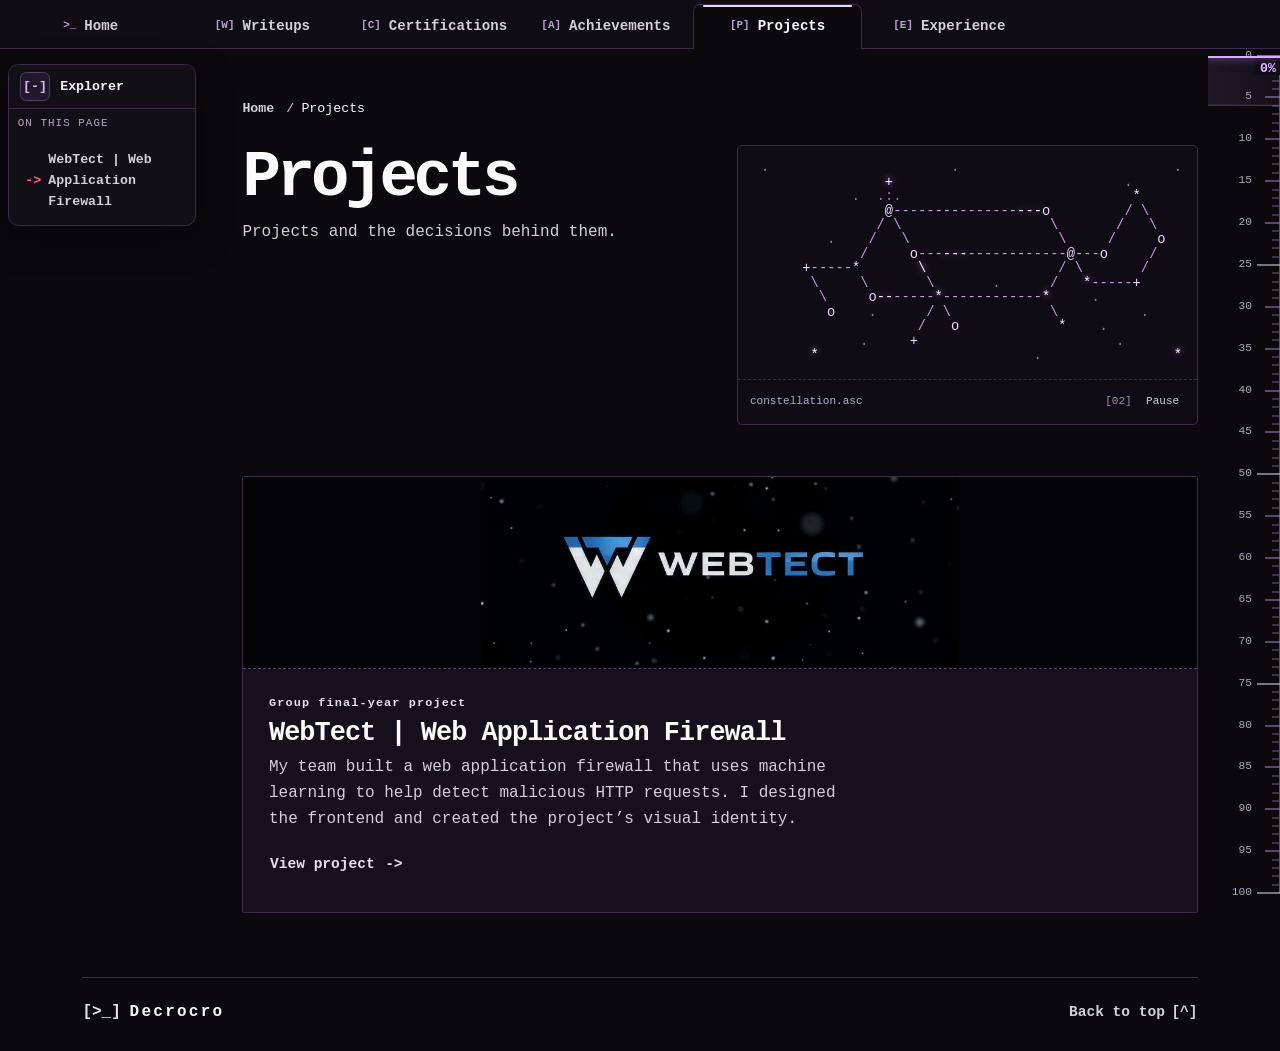
<file: projects.html>
<!doctype html>
<html lang="en">
<head>
  <meta charset="utf-8">
  <meta name="viewport" content="width=device-width, initial-scale=1, viewport-fit=cover">
  <meta name="description" content="A professional portfolio for projects, technical writeups, and certifications.">
  <meta name="theme-color" content="#0b090e">
  <title>Projects | Crosite</title>
  <link rel="icon" type="image/webp" href="assets/crocro-mark.webp">
  <style>@media (prefers-reduced-motion: no-preference) { @view-transition { navigation: auto; } }</style>
  <link rel="stylesheet" href="styles.css?v=ruler-clean">
  <script src="portfolio.js" defer></script>
  <script src="site.js?v=ruler-clean" defer></script>
</head>
<body>
  <a class="skip-link" href="#main">Skip to content</a>
  <header class="site-header" id="top" tabindex="-1">
    <nav class="browser-tabs" aria-label="Site pages">
      <a href="index.html" aria-label="Home"><span class="tab-icon" aria-hidden="true">&gt;_</span><span class="tab-full" aria-hidden="true">Home</span><span class="tab-short" aria-hidden="true">Home</span></a>
      <a href="writeups.html" aria-label="Writeups"><span class="tab-icon" aria-hidden="true">[W]</span><span class="tab-full" aria-hidden="true">Writeups</span><span class="tab-short" aria-hidden="true">Writeups</span></a>
      <a href="certifications.html" aria-label="Certifications"><span class="tab-icon" aria-hidden="true">[C]</span><span class="tab-full" aria-hidden="true">Certifications</span><span class="tab-short" aria-hidden="true">Certs</span></a>
      <a href="achievements.html" aria-label="Achievements"><span class="tab-icon" aria-hidden="true">[A]</span><span class="tab-full" aria-hidden="true">Achievements</span><span class="tab-short" aria-hidden="true">Awards</span></a>
      <a href="projects.html" aria-label="Projects" aria-current="page"><span class="tab-icon" aria-hidden="true">[P]</span><span class="tab-full" aria-hidden="true">Projects</span><span class="tab-short" aria-hidden="true">Projects</span></a>
      <a href="experience.html" aria-label="Work experience"><span class="tab-icon" aria-hidden="true">[E]</span><span class="tab-full" aria-hidden="true">Experience</span><span class="tab-short" aria-hidden="true">Work</span></a>
    </nav>
  </header>

  <div class="shell workspace">
    <div class="workspace-rail">
      <details class="section-dock" open>
        <summary class="dock-title" aria-label="Explorer: On this page"><span class="dock-symbol" aria-hidden="true"></span><span class="dock-name">Explorer</span></summary>
        <p class="dock-empty">No sections on this page.</p>
        <nav aria-label="On this page" hidden>
          <p class="dock-group-label" aria-hidden="true">On this page</p>
          <ul class="dock-links"></ul>
        </nav>
      </details>
    </div>

    <main id="main" class="inner-page" tabindex="-1" data-page="projects">
      <nav class="breadcrumbs" aria-label="Page path"><a href="index.html">Home</a><span aria-current="page">Projects</span></nav>
      <header class="page-lead">
        <div class="page-lead-copy">
          <h1>Projects</h1>
          <p class="page-note">Projects and the decisions behind them.</p>
        </div>
        <figure class="archive-plate" aria-hidden="true">
          <pre class="archive-art"> <span class="art-dim">.</span>                      <span class="art-dim">.</span>                          <span class="art-dim">.</span>
                <span class="art-hot">+</span>                            <span class="art-dim">.</span>
            <span class="art-dim">.</span>  <span class="art-dim">.:.</span>                            <span class="art-hot">*</span>
                <span class="art-hot">@</span>------------------<span class="art-hot">o</span>         / \
               / \                  \       /   \
         <span class="art-dim">.</span>    /   \                  \     /     <span class="art-hot">o</span>
             /     <span class="art-hot">o</span>------------------<span class="art-hot">@</span>---<span class="art-hot">o</span>     /
      <span class="art-hot">+</span>-----<span class="art-hot">*</span>       \                / \       /
       \     \       \       <span class="art-dim">.</span>      /   <span class="art-hot">o</span>-----<span class="art-hot">+</span>
        \     <span class="art-hot">o</span>-------<span class="art-hot">*</span>------------<span class="art-hot">o</span>     <span class="art-dim">.</span>
         <span class="art-hot">o</span>    <span class="art-dim">.</span>      / \            \          <span class="art-dim">.</span>
                    /   <span class="art-hot">o</span>            <span class="art-hot">*</span>    <span class="art-dim">.</span>
             <span class="art-dim">.</span>     <span class="art-hot">+</span>                        <span class="art-dim">.</span>
       <span class="art-dim">.</span>                          <span class="art-dim">.</span>                <span class="art-dim">.</span></pre>
          <figcaption><span>constellation.asc</span><span>[02]</span></figcaption>
        </figure>
      </header>
      <div class="project-grid" id="projects"></div>
      <noscript><p>Enable JavaScript to view projects.</p></noscript>
    </main>
  </div>

  <footer class="shell site-footer">
    <a class="brand" href="index.html">
      <span class="brand-prompt" aria-hidden="true">[&gt;_]</span><span data-name>Decrocro</span>
    </a>
    <a class="footer-top" href="#top">Back to top <span aria-hidden="true">[^]</span></a>
  </footer>

  <button type="button" class="back-to-top" aria-label="Back to top" hidden><span aria-hidden="true">↑</span></button>

  <div class="scroll-ruler" id="scroll-ruler" hidden>
    <div class="ruler-body">
      <div class="ruler-scale" aria-hidden="true"></div>
      <input id="scroll-position" type="range" min="0" max="100" step="1" value="0" aria-label="Page scroll position" aria-orientation="vertical" aria-valuetext="0 percent">
    </div>
    <span class="ruler-readout" id="scroll-readout" aria-hidden="true">000%</span>
  </div>

  <template id="project-template">
    <article class="project">
      <div class="project-cover" aria-hidden="true"></div>
      <div class="project-copy">
        <p class="entry-label"></p>
        <h3></h3>
        <p class="summary"></p>
        <button class="text-button entry-link" type="button">View project</button>
      </div>
    </article>
  </template>

  <dialog id="entry-dialog" aria-labelledby="dialog-title">
    <div class="dialog-inner">
      <form method="dialog"><button class="button button-outline" autofocus>Close</button></form>
      <p class="entry-label" id="dialog-label"></p>
      <h2 id="dialog-title"></h2>
      <p id="dialog-summary"></p>
      <div class="dialog-body" id="dialog-body"></div>
      <div class="actions" id="dialog-links"></div>
    </div>
  </dialog>
</body>
</html>
</file>
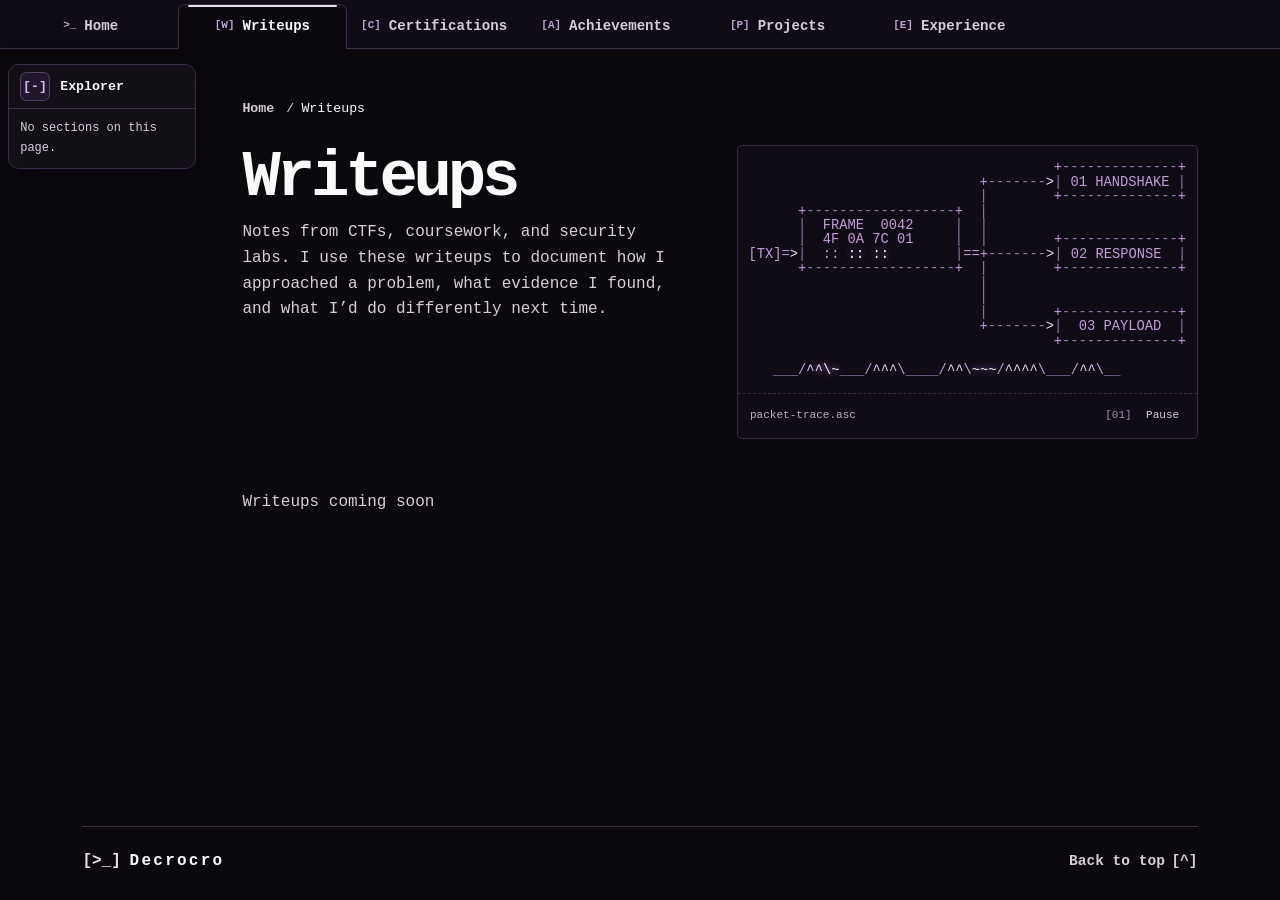
<file: writeups.html>
<!doctype html>
<html lang="en">
<head>
  <meta charset="utf-8">
  <meta name="viewport" content="width=device-width, initial-scale=1, viewport-fit=cover">
  <meta name="description" content="A professional portfolio for projects, technical writeups, and certifications.">
  <meta name="theme-color" content="#0b090e">
  <title>Writeups | Crosite</title>
  <link rel="icon" type="image/webp" href="assets/crocro-mark.webp">
  <style>@media (prefers-reduced-motion: no-preference) { @view-transition { navigation: auto; } }</style>
  <link rel="stylesheet" href="styles.css?v=ruler-clean">
  <script src="portfolio.js" defer></script>
  <script src="site.js?v=ruler-clean" defer></script>
  <script src="writeups.js" defer></script>
</head>
<body>
  <a class="skip-link" href="#main">Skip to content</a>
  <header class="site-header" id="top" tabindex="-1">
    <nav class="browser-tabs" aria-label="Site pages">
      <a href="index.html" aria-label="Home"><span class="tab-icon" aria-hidden="true">&gt;_</span><span class="tab-full" aria-hidden="true">Home</span><span class="tab-short" aria-hidden="true">Home</span></a>
      <a href="writeups.html" aria-label="Writeups" aria-current="page"><span class="tab-icon" aria-hidden="true">[W]</span><span class="tab-full" aria-hidden="true">Writeups</span><span class="tab-short" aria-hidden="true">Writeups</span></a>
      <a href="certifications.html" aria-label="Certifications"><span class="tab-icon" aria-hidden="true">[C]</span><span class="tab-full" aria-hidden="true">Certifications</span><span class="tab-short" aria-hidden="true">Certs</span></a>
      <a href="achievements.html" aria-label="Achievements"><span class="tab-icon" aria-hidden="true">[A]</span><span class="tab-full" aria-hidden="true">Achievements</span><span class="tab-short" aria-hidden="true">Awards</span></a>
      <a href="projects.html" aria-label="Projects"><span class="tab-icon" aria-hidden="true">[P]</span><span class="tab-full" aria-hidden="true">Projects</span><span class="tab-short" aria-hidden="true">Projects</span></a>
      <a href="experience.html" aria-label="Work experience"><span class="tab-icon" aria-hidden="true">[E]</span><span class="tab-full" aria-hidden="true">Experience</span><span class="tab-short" aria-hidden="true">Work</span></a>
    </nav>
  </header>

  <div class="shell workspace">
    <div class="workspace-rail">
      <details class="section-dock" open>
        <summary class="dock-title" aria-label="Explorer: On this page"><span class="dock-symbol" aria-hidden="true"></span><span class="dock-name">Explorer</span></summary>
        <p class="dock-empty">No sections on this page.</p>
        <nav aria-label="On this page" hidden>
          <p class="dock-group-label" aria-hidden="true">On this page</p>
          <ul class="dock-links"></ul>
        </nav>
      </details>
    </div>

    <main id="main" class="inner-page" tabindex="-1" data-page="writeups">
      <nav class="breadcrumbs" id="archive-path" aria-label="Writeup path"></nav>
      <header class="page-lead">
        <div class="page-lead-copy">
          <h1 id="archive-title">Writeups</h1>
          <p class="page-note" id="archive-note">Notes from CTFs, coursework, and security labs. I use these writeups to document how I approached a problem, what evidence I found, and what I’d do differently next time.</p>
        </div>
        <figure class="archive-plate" aria-hidden="true">
          <pre class="archive-art">                                     +<span class="art-dim">--------------</span>+
                            +<span class="art-dim">-------</span><span class="art-hot">&gt;</span><span class="art-dim">|</span> 01 HANDSHAKE <span class="art-dim">|</span>
                            <span class="art-dim">|</span>        +<span class="art-dim">--------------</span>+
      +<span class="art-dim">------------------</span>+  <span class="art-dim">|</span>
      <span class="art-dim">|</span>  FRAME  0042     <span class="art-dim">|</span>  <span class="art-dim">|</span>
      <span class="art-dim">|</span>  4F 0A 7C 01     <span class="art-dim">|</span>  <span class="art-dim">|</span>        +<span class="art-dim">--------------</span>+
[TX]=<span class="art-hot">&gt;</span><span class="art-dim">|</span>  :: :: ::        <span class="art-dim">|</span>==+<span class="art-dim">-------</span><span class="art-hot">&gt;</span><span class="art-dim">|</span> 02 RESPONSE  <span class="art-dim">|</span>
      +<span class="art-dim">------------------</span>+  <span class="art-dim">|</span>        +<span class="art-dim">--------------</span>+
                            <span class="art-dim">|</span>
                            <span class="art-dim">|</span>
                            <span class="art-dim">|</span>        +<span class="art-dim">--------------</span>+
                            +<span class="art-dim">-------</span><span class="art-hot">&gt;</span><span class="art-dim">|</span>  03 PAYLOAD  <span class="art-dim">|</span>
                                     +<span class="art-dim">--------------</span>+

   <span class="art-dim">___</span>/<span class="art-hot">^^</span>\<span class="art-dim">____</span>/<span class="art-hot">^^^</span>\<span class="art-dim">____</span>/<span class="art-hot">^^</span>\<span class="art-dim">___</span>/<span class="art-hot">^^^^</span>\<span class="art-dim">___</span>/<span class="art-hot">^^</span>\<span class="art-dim">__</span></pre>
          <figcaption><span>packet-trace.asc</span><span>[01]</span></figcaption>
        </figure>
      </header>
      <div id="archive-content" class="archive-content"></div>
      <noscript><p>Enable JavaScript to browse the writeup archive.</p></noscript>
    </main>
  </div>

  <footer class="shell site-footer">
    <a class="brand" href="index.html">
      <span class="brand-prompt" aria-hidden="true">[&gt;_]</span><span data-name>Decrocro</span>
    </a>
    <a class="footer-top" href="#top">Back to top <span aria-hidden="true">[^]</span></a>
  </footer>

  <button type="button" class="back-to-top" aria-label="Back to top" hidden><span aria-hidden="true">↑</span></button>

  <div class="scroll-ruler" id="scroll-ruler" hidden>
    <div class="ruler-body">
      <div class="ruler-scale" aria-hidden="true"></div>
      <input id="scroll-position" type="range" min="0" max="100" step="1" value="0" aria-label="Page scroll position" aria-orientation="vertical" aria-valuetext="0 percent">
    </div>
    <span class="ruler-readout" id="scroll-readout" aria-hidden="true">000%</span>
  </div>

</body>
</html>
</file>
<file: styles.css>
:root {
  color-scheme: dark;
  --bg: #0b090e;
  --surface: #16101d;
  --ink: #fafafa;
  --muted: #d4cfd8;
  --line: #3b2b47;
  --accent: #f5f3f7;
  --signal: #e7dfed;
  --red: #ff6681;
  --tick-minor: #735884;
  --tick-medium: #ae85c2;
  --mono: "Cascadia Mono", Consolas, "Liberation Mono", monospace;
  --edge: clamp(1.1rem, 5.2vw, 6rem);
  --ruler-width: 4.5rem;
  --back-to-top-inset: max(.65rem, env(safe-area-inset-right, 0px));
  --frame: 144rem;
  scroll-behavior: smooth;
  scrollbar-gutter: stable;
}

*, *::before, *::after { box-sizing: border-box; }
body { margin: 0; min-block-size: 100vh; min-block-size: 100dvh; display: flex; flex-direction: column; background: var(--bg); color: var(--ink); font: 1rem/1.6 var(--mono); overflow-wrap: anywhere; }
body:has(dialog[open]) { overflow: hidden; }
[hidden] { display: none !important; }
img { display: block; max-width: 100%; }
a { color: inherit; text-decoration: none; }
button { font: inherit; cursor: pointer; }
p, h1, h2, h3 { margin: 0; }
:focus-visible { outline: 2px solid var(--signal); outline-offset: 4px; }
.shell { width: min(var(--frame), calc(100% - 2 * var(--edge) - env(safe-area-inset-left, 0px) - env(safe-area-inset-right, 0px))); margin-inline: auto; }
.workspace main { min-width: 0; }
.section-dock {
  min-width: 0; border: 1px solid var(--line); border-radius: .65rem;
  background: #120f17; font-size: .83rem;
}
.dock-title {
  display: flex; align-items: center; gap: .65rem; min-height: 2.75rem;
  padding: .4rem .7rem; color: var(--ink); font-weight: 700; cursor: pointer; list-style: none;
  border-radius: .6rem;
}
.section-dock {
  position: fixed; z-index: 4;
  inset: var(--dock-y, max(4rem, calc(env(safe-area-inset-top, 0px) + .5rem))) auto auto
    var(--dock-x, max(.5rem, env(safe-area-inset-left, 0px)));
  width: min(15rem, calc(100vw - 1rem));
  max-height: calc(100dvh - var(--dock-y, 4rem) - max(.5rem, env(safe-area-inset-bottom, 0px)));
  overflow: auto; scrollbar-width: thin;
}
.section-dock[open] { box-shadow: 0 .75rem 2rem #08060dc4; }
.section-dock .dock-title {
  position: sticky; top: 0; z-index: 1; background: #120f17;
  cursor: grab; touch-action: none; user-select: none;
}
.section-dock.is-dragging .dock-title { cursor: grabbing; }
.dock-title::-webkit-details-marker { display: none; }
.dock-title:focus-visible, .dock-links a:focus-visible { outline-offset: -3px; }
.dock-symbol {
  display: grid; place-items: center; width: 1.85rem; height: 1.85rem; flex: none;
  background: #21182b; border: 1px solid #554166; border-radius: .4rem; color: #d5b7f5;
}
.dock-symbol::before { content: "[+]"; }
.section-dock[open] .dock-symbol::before { content: "[-]"; }
.section-dock[open] .dock-title { border-bottom: 1px solid var(--line); border-radius: .6rem .6rem 0 0; }
.section-dock:not([open]) { width: 2.75rem; border: 0; background: transparent; overflow: visible; }
.section-dock:not([open]) .dock-title { justify-content: center; width: 2.75rem; padding: 0; }
.section-dock:not([open]) .dock-name { display: none; }
.section-dock nav { display: block; width: auto; }
.dock-links { list-style: none; margin: 0; padding: .4rem; }
.dock-empty { padding: .65rem .7rem; color: var(--muted); font-size: .75rem; }
.dock-links a {
  display: flex; gap: .45rem; align-items: center; min-height: 2.75rem;
  touch-action: manipulation;
  padding: .3rem .55rem; border: 1px solid transparent; border-radius: .35rem; font-size: inherit;
}
.dock-links a:hover, .dock-links a:focus-visible { background: #21182b; color: var(--ink); }
.dock-links a[aria-current] { background: #21182b; border-color: #49345a; color: var(--ink); }
.dock-group-label {
  margin: .4rem .55rem .25rem; color: #b8a8c6; font-size: .68rem; letter-spacing: .095em; text-transform: uppercase;
}
.dock-links a::before { content: "->" / ""; color: var(--red); flex: none; white-space: nowrap; }
@media (hover: hover) {
  .dock-title:hover .dock-symbol { background: #2d2038; border-color: #8a66a3; }
}
.skip-link { position: fixed; z-index: 5; top: 1rem; left: var(--edge); transform: translateY(-200%); background: var(--accent); color: var(--bg); padding: .55rem 1rem; }
.skip-link:focus { transform: none; }

.site-header { background: #100c15; border-bottom: 1px solid var(--line); }
.browser-tabs {
  display: grid; grid-template-columns: repeat(6, minmax(0, 1fr)); align-items: end; gap: .2rem;
  width: min(100% - .65rem, 65rem);
  padding: .22rem max(.4rem, env(safe-area-inset-right, 0px)) 0 max(.4rem, env(safe-area-inset-left, 0px));
}
.browser-tabs a {
  position: relative; justify-content: center; min-width: 0; min-height: 2.75rem;
  white-space: nowrap; gap: .5rem; padding: .2rem .15rem;
  border: 1px solid transparent; border-bottom: 0; border-radius: .45rem .45rem 0 0;
  color: var(--muted); font-size: .88rem;
}
.tab-short { display: none; }
.browser-tabs a:hover { background: #1a1321; }
.browser-tabs a[aria-current="page"] { border-color: var(--line); background: var(--bg); color: var(--ink); }
.browser-tabs a[aria-current="page"]::after {
  content: ""; height: 1px; position: absolute; inset: auto 0 -1px; background: var(--bg);
}
.browser-tabs a:focus-visible { outline-offset: -4px; }
.tab-icon { color: #bda2d1; font-size: .78em; }
.site-footer { display: flex; justify-content: space-between; align-items: center; gap: 1rem; }
.brand { display: inline-flex; align-items: center; gap: .55rem; min-height: 2.75rem; flex: none; }
.brand { color: var(--ink); font-weight: 800; letter-spacing: .14em; }
.brand-prompt { color: var(--signal); letter-spacing: 0; }
nav { display: flex; align-items: center; flex-wrap: wrap; column-gap: clamp(.8rem, 2.6vw, 2.5rem); }
nav a, .footer-top { display: inline-flex; gap: .4rem; align-items: center; min-height: 2.75rem; color: var(--muted); font-size: .91rem; font-weight: 600; }

.hero { position: relative; display: grid; grid-template-columns: minmax(0, 1fr) minmax(0, 1.08fr); align-items: center; column-gap: clamp(1rem, 2.5vw, 3rem); padding-block: clamp(2.4rem, 5vw, 4.35rem); }
.hero-copy { position: relative; z-index: 1; min-width: 0; }
.eyebrow, .entry-label { font: 600 .74rem/1.55 var(--mono); letter-spacing: .095em; }
.eyebrow { display: flex; align-items: center; gap: .6rem; margin-bottom: clamp(1rem, 2vw, 1.7rem); color: var(--muted); text-transform: uppercase; }
.eyebrow span { color: var(--signal); }
h1 { font-size: clamp(2.65rem, 5.25vw, 5.9rem); letter-spacing: -.065em; line-height: 1.04; font-weight: 750; }
.hero-greeting { display: block; margin-bottom: .35em; color: var(--muted); font: 400 clamp(1.25rem, 2.5vw, 2rem)/1.1 var(--mono); letter-spacing: -.035em; }
.hero-cursor { display: inline-block; color: var(--red); }
@media (prefers-reduced-motion: no-preference) {
  .hero-cursor { animation: terminal-blink 1.1s step-end 4; }
}
@keyframes terminal-blink { 0%, 100% { opacity: 1; } 50% { opacity: 0; } }
.hero-description { max-width: 51ch; margin-block: 1.15rem 1.55rem; color: var(--muted); font-size: clamp(.96rem, 1.2vw, 1.05rem); }
.earth-panel { min-width: 0; width: min(100%, 39rem); justify-self: end; margin: 0; container-type: inline-size; border: 1px solid var(--line); background: #100b15; }
.terminal-bar, .earth-panel figcaption { display: flex; align-items: center; justify-content: space-between; gap: .5rem; padding: .55rem .8rem; font: .72rem/1.35 var(--mono); letter-spacing: .06em; color: var(--signal); }
.terminal-bar { min-height: 2.8rem; border-bottom: 1px solid var(--line); background: #21152c; padding-block: 0; }
.earth-toggle { min-height: 2.75rem; padding-inline: .35rem; border: 0; background: transparent; color: var(--muted); }
.earth-toggle:hover { color: var(--ink); }
.earth-toggle:focus-visible { outline-offset: -3px; }
.earth-panel figcaption { border-top: 1px solid var(--line); color: var(--muted); }
.earth-display { display: grid; place-items: center; padding: .85rem 0; background: radial-gradient(ellipse at 46% 45%, #1c1226 0%, #0d0a12 72%); }
.earth-art { width: 76ch; margin: 0; color: #dcc6ee; font: clamp(4px, 2.02cqw, .88rem)/1.19 var(--mono); font-variant-ligatures: none; white-space: pre; user-select: none; }

.actions { display: flex; flex-wrap: wrap; align-items: center; gap: .65rem 1.25rem; }
.actions:empty, .entry-action:empty { display: none; }
.button, .text-button { display: inline-flex; gap: .65rem; align-items: center; justify-content: center; min-height: 2.75rem; max-width: 100%; padding: .64rem .95rem; border: 1px solid transparent; border-radius: .14rem; font: 650 .91rem/1.35 var(--mono); }
.button-primary { background: var(--accent); color: #190c25; }
.button-outline { border-color: #6a4e7c; background: var(--surface); color: var(--ink); }
.text-button { justify-content: flex-start; padding-inline: 0; background: none; color: var(--signal); text-align: left; }
.entry-link::after { content: "->" / ""; flex: none; }
:is(.button, .text-button, nav a, .footer-top) { transition: background-color 150ms, color 150ms, border-color 150ms, transform 150ms; }
@media (hover: hover) {
  nav a:hover, .footer-top:hover, .text-button:hover { color: white; }
  .button-primary:hover { background: #e7deee; }
  .button-outline:hover { border-color: var(--signal); }
}
:is(.button, .text-button):active { transform: translateY(1px); }

.section { border-top: 1px dashed #594068; padding-block: clamp(2.45rem, 5vw, 4.75rem); }
section[id] { scroll-margin-top: 1.25rem; }
.section-head { margin-bottom: clamp(1.1rem, 2.2vw, 2rem); }
h2 { font-size: clamp(2.1rem, 4.5vw, 3.65rem); font-weight: 635; line-height: 1.06; letter-spacing: -.06em; }
.section-head p { max-width: 36ch; margin-top: .55rem; color: var(--muted); }
#work .section-head { display: grid; grid-template-columns: 1fr auto; gap: 0 2rem; align-items: end; }
#work .section-head p { margin-bottom: .18rem; }
.project-grid { display: grid; grid-template-columns: repeat(auto-fit, minmax(min(100%, 20rem), 1fr)); gap: clamp(1rem, 2.25vw, 2rem); }
.project { min-width: 0; display: flex; flex-direction: column; border: 1px solid var(--line); background: var(--surface); border-radius: .12rem; }
.project-cover { position: relative; display: grid; place-items: center; min-height: clamp(8rem, 15vw, 12rem); overflow: hidden; border-bottom: 1px dashed #594068; background: #1a1023; }
.project-cover:has(img) { background: #030308; }
.project-ascii { margin: .85rem 0; color: #e2bdff; font: clamp(.62rem, 1.3vw, .94rem)/1.14 var(--mono); font-variant-ligatures: none; }
.project-cover img { position: absolute; inset: 0; width: 100%; height: 100%; object-fit: contain; }
.project-copy { display: flex; flex: 1; flex-direction: column; align-items: flex-start; padding: clamp(1.05rem, 2vw, 1.6rem); }
.entry-label { color: var(--signal); }
h3 { margin-top: .25rem; font-size: clamp(1.22rem, 2.1vw, 1.7rem); font-weight: 650; line-height: 1.2; letter-spacing: -.035em; }
.summary { max-width: 60ch; margin-block: .4rem .65rem; color: var(--muted); }
.project-copy .text-button { margin-top: auto; }

.library { display: grid; grid-template-columns: minmax(0, 1.65fr) minmax(0, 1fr); align-items: start; gap: clamp(1.9rem, 6vw, 6rem); }
.library > section > .text-button, .section-records > .text-button { margin-top: .75rem; }
.library h2 { font-size: clamp(1.85rem, 3.6vw, 3.15rem); }
.rows { border-top: 1px solid var(--line); }
.rows > p { margin-block: 1rem; color: var(--muted); }
.entry-row { display: flex; flex-wrap: wrap; align-items: center; justify-content: space-between; gap: .15rem 1.25rem; padding-block: .95rem; border-bottom: 1px solid var(--line); }
.entry-row h3 { font-size: clamp(1.1rem, 1.5vw, 1.4rem); }
.entry-row .summary { margin-bottom: 0; font-size: .95rem; }
.about-content { min-width: 0; max-width: 62ch; color: var(--muted); }
.about-content p + p { margin-top: .8rem; }
.about-content .button { margin-top: 1rem; }
.split-section { display: grid; grid-template-columns: minmax(0, 1fr) minmax(0, 1.65fr); gap: clamp(1.25rem, 4vw, 5rem); }
.split-section .section-head { margin-bottom: 0; }
.tags { display: flex; flex-wrap: wrap; list-style: none; gap: .5rem; padding: 0; margin: 1rem 0 0; }
.tags li { border: 1px solid var(--line); border-radius: .3rem; color: var(--signal); padding: .23rem .55rem; font-size: .86rem; }
.contact-section { padding-top: 0; border-top: 0; }
.contact-panel { display: flex; flex-wrap: wrap; align-items: center; justify-content: space-between; gap: 1rem 2rem; padding: clamp(1.3rem, 3.5vw, 2.8rem); border: 1px dashed #815471; background: #1a1121; color: var(--ink); }
.contact-panel p { max-width: 63ch; margin-top: .5rem; color: var(--muted); }
.field-activities { margin-block-start: clamp(1.6rem, 4vw, 3rem); }
.field-activities h2 { margin-bottom: .8rem; font-size: clamp(1.45rem, 3vw, 2.25rem); }
.mail-art { margin: 0; color: var(--signal); font: clamp(.62rem, 1.05vw, .9rem)/1.08 var(--mono); }
.site-footer { margin-block-start: auto; padding-block: .8rem calc(1rem + env(safe-area-inset-bottom, 0px)); border-top: 1px solid var(--line); }

dialog { width: min(calc(100% - 2rem), 43rem); max-height: calc(100dvh - 2rem - env(safe-area-inset-top, 0px) - env(safe-area-inset-bottom, 0px)); padding: 0; border: 1px solid #6a4e7c; border-radius: .12rem; background: var(--surface); color: var(--ink); }
dialog::backdrop { background: #09060cde; }
.dialog-inner { padding: clamp(1.15rem, 4vw, 2.5rem); }
.dialog-inner form { display: flex; justify-content: flex-end; margin-bottom: .6rem; }
.dialog-inner h2 { margin-block: .45rem .75rem; font-size: clamp(1.85rem, 4.5vw, 3rem); }
#dialog-summary { color: var(--muted); }
.dialog-body p { max-width: 62ch; margin-top: .85rem; }
.dialog-inner .actions:not(:empty) { margin-top: 1.25rem; }

/* Reserve a stable desktop column and a compact mobile launcher slot. */
@media (min-width: 78rem) {
  .workspace { --dock-size: clamp(12.75rem, 13vw, 15.5rem); width: 100%; flex: 1; display: grid; grid-template-columns: var(--dock-size) minmax(0, 1fr); }
  .section-dock[open] { width: calc(var(--dock-size) - 1rem); }
  .workspace main { width: min(100%, var(--frame)); justify-self: center; padding-inline: clamp(1.65rem, 3vw, 4.8rem) max(var(--edge), env(safe-area-inset-right, 0px)); }
}
@media (max-width: 77.999rem) {
  .workspace { width: 100%; }
  .workspace main { width: min(var(--frame), calc(100% - 2 * var(--edge) - env(safe-area-inset-left, 0px) - env(safe-area-inset-right, 0px))); margin-inline: auto; }
  .workspace-rail { min-block-size: 3.55rem; }
}
@media (max-width: 48rem) {
  .tab-full { display: none; }
  .tab-short { display: inline; }
}
@media (min-width: 102rem) {
  .project-cover { min-height: clamp(12rem, 11vw, 18rem); }
  .project-ascii { font-size: 1.1rem; }
}

.browser-tabs a[aria-current="page"]::before {
  content: ""; position: absolute; inset: 0 .55rem auto; height: 2px;
  border-radius: 2px; background: var(--signal);
}

/* Animate the native disclosure without changing its keyboard or fallback behavior. */
@media (prefers-reduced-motion: no-preference) {
  @supports (interpolate-size: allow-keywords) and (interactivity: inert) and selector(::details-content) {
    .workspace { --dock-motion: 220ms cubic-bezier(.2, .75, .25, 1); }
    .section-dock { interpolate-size: allow-keywords; overflow-x: hidden; }
    .section-dock:not([open]) nav { interactivity: inert; }
    .section-dock::details-content { block-size: 0; overflow: clip; opacity: 0; }
    .section-dock[open]::details-content { block-size: auto; opacity: 1; }
    .dock-interacted { transition: background-color var(--dock-motion); }
    .dock-interacted::details-content {
      transition: block-size var(--dock-motion), opacity 160ms ease, content-visibility var(--dock-motion) allow-discrete;
    }
  }

  .workspace main { view-transition-name: portfolio-page; }
  .browser-tabs a[aria-current="page"]::before { view-transition-name: portfolio-tab; }
  .page-arriving .workspace main { animation: page-settle 200ms ease-out both; }
  ::view-transition { pointer-events: none; }
  ::view-transition-group(*) { animation-duration: 220ms; animation-timing-function: cubic-bezier(.2, .75, .25, 1); }
  ::view-transition-group(portfolio-page) { animation-name: none; }
  ::view-transition-old(portfolio-page) { animation: page-shift-out 160ms ease-in both; }
  ::view-transition-new(portfolio-page) { animation: page-shift-in 220ms ease-out both; }
}
@keyframes page-shift-out { to { opacity: 0; transform: translateX(-.6rem); } }
@keyframes page-shift-in { from { opacity: 0; transform: translateX(.75rem); } }
@keyframes page-settle { from { opacity: .65; transform: translateY(.35rem); } }

@media (prefers-reduced-motion: no-preference) {
  .scroll-arriving { animation: scroll-reveal 360ms cubic-bezier(.2, .7, .25, 1) both; }
  .scroll-arriving:focus-within { animation: none; }
  ::highlight(crosite-untyped) { color: transparent; }
}
@keyframes scroll-reveal {
  from { opacity: .55; transform: translateY(.65rem); }
  to { opacity: 1; transform: none; }
}

@media (max-width: 52rem) {
  .tab-icon { display: none; }
  .library { grid-template-columns: minmax(0, 1fr); }
  .entry-row { align-items: start; }
}
@media (max-width: 40rem) {
  nav { width: 100%; justify-content: space-between; column-gap: .45rem; }
  nav a { font-size: .8rem; }
  .browser-tabs { width: 100%; column-gap: .12rem; }
  .browser-tabs a { font-size: clamp(.62rem, 2.35vw, .73rem); padding-inline: .05rem; }
  .hero { display: block; padding-block: 2.25rem 0; }
  .earth-panel { margin-block: 1.5rem 1.6rem; }
  h1 { letter-spacing: -.07em; font-size: clamp(2.25rem, 9.5vw, 4rem); }
  #work .section-head, .split-section { display: block; }
  .split-section .section-head { margin-bottom: .9rem; }
}
@media (max-width: 23rem) {
  nav { column-gap: .35rem; }
  nav a { font-size: .8rem; }
}
@media (max-height: 31rem) and (orientation: landscape) {
  .hero { padding-block: 1rem; }
  .hero h1 { font-size: clamp(2rem, 4.7vw, 4.75rem); }
  .hero .eyebrow { margin-bottom: .85rem; }
  .hero-description { margin-block: .7rem .9rem; }
}
@media (prefers-reduced-motion: reduce) {
  :root { scroll-behavior: auto; }
  :is(.button, .text-button, nav a, .footer-top) { transition: none; }
  :is(.button, .text-button):active { transform: none; }
}

.back-to-top {
  position: fixed; z-index: 3;
  inset-inline-end: var(--back-to-top-inset);
  inset-block-end: calc(.65rem + env(safe-area-inset-bottom, 0px));
  display: grid; place-items: center; visibility: hidden;
  width: 44px; height: 44px; padding: 0;
  border: 1px solid #79588d; border-radius: .45rem;
  background: #21182b; color: var(--ink); font: 700 1.2rem/1 var(--mono);
}
.back-to-top.is-visible { visibility: visible; }
.back-to-top:hover { background: #2d2038; border-color: var(--signal); }
body:has(dialog[open]) .back-to-top { visibility: hidden; }

/* Keep the native scrollbar unless the accessible desktop ruler is ready. */
@property --depth-zoom {
  syntax: "<number>";
  inherits: true;
  initial-value: 1;
}
.scroll-ruler { display: none; }
@media (min-width: 54rem) and (min-height: 25rem) and (hover: hover) and (pointer: fine) and (forced-colors: none) {
  /* Reserve the same space on short pages, even when the ruler is hidden. */
  :root { --edge: max(5.15rem, 5.2vw); scrollbar-gutter: auto; }
  .has-ruler {
    scrollbar-width: none;
    --back-to-top-inset: calc(var(--ruler-width) + .65rem);
  }
  .has-ruler .scroll-ruler {
    position: fixed; z-index: 2;
    --depth-zoom: 1;
    --depth-at: 0%;
    inset-block: max(var(--ruler-top, 0px), env(safe-area-inset-top, 0px)) 0;
    inset-inline-end: 0;
    display: grid; grid-template-rows: minmax(0, 1fr);
    width: var(--ruler-width); color: var(--muted); font: .7rem/1 var(--mono);
    padding-block-end: env(safe-area-inset-bottom, 0px);
    pointer-events: auto;
  }
  .has-ruler .scroll-ruler.is-precise {
    --depth-zoom: 7;
  }
  body:has(dialog[open]) .scroll-ruler { display: none; }
  .ruler-body { position: relative; width: 100%; min-height: 0; }
  .ruler-scale { position: absolute; inset: 7px 0; overflow: clip; overflow-clip-margin: 6px; pointer-events: none; }
  .ruler-scale::before { content: ""; position: absolute; inset: 0 0 0 auto; border-inline-end: 1px solid #6a5279; }
  .ruler-tick, .ruler-number {
    position: absolute;
    top: calc(var(--depth-at) + (var(--at) - var(--depth-at)) * var(--depth-zoom));
    transform: translateY(-50%);
  }
  .ruler-tick { right: 0; width: 8px; height: 1px; background: var(--tick-minor); }
  .tick-medium { width: 15px; background: var(--tick-medium); }
  .tick-major { width: 23px; background: var(--signal); }
  .ruler-number { right: 28px; color: #b1a7bb; font-size: .7rem; }
  .is-precise .ruler-number { color: #d4c9dd; }
  .ruler-cursor {
    position: absolute; inset: 7px 0; z-index: 1; pointer-events: none; overflow: clip;
  }
  .ruler-cursor::before, .ruler-cursor::after, .ruler-readout {
    position: absolute; inset-inline-end: 0; top: var(--depth-at);
  }
  .ruler-cursor::before {
    content: ""; width: 100%; height: 12%; transform: translateY(-50%);
    border-block: 1px solid #9375ad75;
    background: linear-gradient(90deg, #c797f01c, #b487d60d);
  }
  .is-precise .ruler-cursor::before { opacity: .35; }
  .ruler-cursor::after {
    content: ""; width: 100%; height: 2px; top: min(var(--depth-at), calc(100% - 2px));
    background: #dbadff; box-shadow: 0 0 7px #b879f4;
  }
  .ruler-readout {
    padding: .38rem .25rem 0 .46rem; color: #e0bdff; font-size: .83rem; font-weight: 700;
    background: linear-gradient(90deg, transparent, #100b18 22%);
  }
  .is-precise .ruler-readout { font-size: .71rem; }
  .is-bottom .ruler-readout { transform: translateY(-100%); padding-block: 0 .38rem; }
  #scroll-position {
    appearance: none; writing-mode: vertical-lr; direction: ltr;
    position: absolute; inset: 0 0 0 auto; width: 44px; height: 100%; margin: 0;
    border: 0; background: transparent; color: var(--accent); cursor: ns-resize; touch-action: none; pointer-events: auto;
  }
  #scroll-position:focus-visible { outline-offset: 0; }
  #scroll-position::-webkit-slider-runnable-track { width: 24px; background: transparent; }
  #scroll-position::-moz-range-track { width: 24px; background: transparent; }
  #scroll-position::-webkit-slider-thumb { appearance: none; width: 24px; height: 12px; background: transparent; }
  #scroll-position::-moz-range-thumb { width: 24px; height: 12px; border: 0; background: transparent; }
}

@media (max-height: 34rem) {
  .scroll-ruler:not(.is-precise) .ruler-number-intermediate { visibility: hidden; }
}
@media (prefers-reduced-motion: no-preference) {
  .has-ruler .scroll-ruler { transition: --depth-zoom 220ms cubic-bezier(.2,.7,.3,1); }
}

/* Archive and certification pages share the same terminal workspace. */
.inner-page { padding-block: clamp(1.25rem, 3vw, 2.5rem) clamp(1.65rem, 5vw, 4.35rem); }
.breadcrumbs { gap: .3rem .75rem; width: auto; justify-content: flex-start; margin-bottom: clamp(.55rem, 1.1vw, .9rem); font-size: .83rem; }
.breadcrumbs a { font-size: inherit; }
.breadcrumbs > :not(:first-child)::before { content: "/" / ""; margin-right: .45rem; color: var(--muted); }
.page-lead {
  display: grid; grid-template-columns: minmax(0, 1fr) minmax(0, clamp(16rem, 36vw, 34rem));
  align-items: start; gap: 1.1rem clamp(1.2rem, 4vw, 4rem);
  margin-bottom: clamp(1.5rem, 4vw, 3.25rem);
}
.archive-plate {
  container-type: inline-size; width: 100%; min-width: 0; margin: 0;
  border: 1px solid var(--line); border-radius: .3rem; background: #100c15;
  color: #c49cd9;
}
.archive-art {
  width: max-content; margin: .95rem auto; white-space: pre;
  font: min(1.05rem, 3cqw)/1.05 var(--mono); font-variant-ligatures: none; user-select: none;
}
.archive-plate figcaption {
  display: flex; align-items: center; gap: .55rem; padding: 0 .75rem; min-height: 2.75rem;
  border-top: 1px dashed var(--line); color: #bcaac8; font: .69rem/1.4 var(--mono);
}
.archive-plate figcaption span + span { margin-inline-start: auto; color: #a48ab5; }
.archive-toggle { min-width: 44px; }
.archive-plate .art-dim { color: #9277a5; }
.archive-plate .art-hot { color: #f3dbff; }
.archive-plate--horizon { color: #bf89f0; }
.archive-plate--horizon .art-dim { color: #825c9d; }
.archive-plate--horizon .art-hot { color: #eac3ff; text-shadow: 0 0 .4em #ab5aec; }
.archive-plate .art-signal { color: #fff0ff; text-shadow: 0 0 .5em #c18aff; }
@media (max-width: 48rem) {
  .page-lead { grid-template-columns: 1fr; }
  .archive-plate { max-inline-size: 29rem; justify-self: end; }
}
.page-lead h1 { font-size: clamp(2.25rem, 5vw, 4.8rem); }
.page-lead .page-note { margin-top: .55rem; }
.page-note { max-width: 65ch; margin-top: .9rem; color: var(--muted); }
.archive-group + .archive-group { margin-top: clamp(1.9rem, 5vw, 3.5rem); }
.archive-group h2 { margin-bottom: .8rem; font-size: clamp(1.35rem, 2vw, 2rem); }
.record-list { max-width: 75rem; }
.archive-copy { flex: 1 1 24rem; min-width: 0; }
.archive-article { max-width: 70ch; border-top: 1px dashed var(--line); padding-top: 1.25rem; }
.archive-article p + p, .archive-article .actions:not(:empty) { margin-top: 1rem; }

/* Photo journal: preserve the full image and keep the story readable. */
.field-notes { display: grid; gap: 1.5rem; }
.field-note { display: grid; grid-template-columns: minmax(0, 1.15fr) minmax(0, 1fr); align-items: center; border: 1px solid var(--line); background: var(--surface); }
.field-note-photo { margin: 0; align-self: stretch; display: grid; place-items: center; background: var(--bg); }
.field-note-photo img { width: 100%; height: auto; max-height: 34rem; object-fit: contain; }
.field-note-copy { min-width: 0; padding: clamp(1.1rem, 3.2vw, 3rem); }
.field-note:not(:has(.field-note-photo)) { grid-template-columns: minmax(0, 1fr); }
.field-note h3 { font-size: clamp(1.4rem, 3vw, 2.45rem); }
.field-note-copy p:not(.entry-label) { color: var(--muted); max-width: 62ch; margin-top: .9rem; }
@media (max-width: 52rem) {
  .field-note { grid-template-columns: minmax(0, 1fr); }
}

.field-controls { display: flex; flex-wrap: wrap; align-items: center; gap: .5rem; margin-bottom: .65rem; padding-inline: 4px; }
.field-controls .button { min-width: 2.75rem; }
.field-count { color: var(--muted); min-width: 4.5rem; text-align: center; font-variant-numeric: tabular-nums; }
.field-play { margin-inline-start: auto; }
.field-notes.is-carousel {
  position: relative; display: grid; grid-auto-flow: column; grid-auto-columns: 100%; gap: 0;
  overflow-x: auto; overscroll-behavior-inline: contain; scroll-snap-type: x mandatory;
  scrollbar-width: none;
}
.is-carousel > .field-note { min-width: 0; scroll-snap-align: start; scroll-snap-stop: always; }
.is-carousel .field-note-photo { align-self: center; width: 100%; aspect-ratio: 4 / 3; max-height: 34rem; }
.is-carousel .field-note-photo img { width: 100%; height: 100%; min-height: 0; object-fit: contain; }

.hero-eyebrow { text-transform: none; flex-wrap: wrap; }
.hero-cta { background: #d796ff; color: #1c0b26; }
.hero-cta:focus-visible { outline-color: #edc8ff; }
@media (hover: hover) {
  .hero-cta:hover { background: #edbaff; color: #1c0b26; }
}
.hero-cta:active { background: #be70f1; color: #1c0b26; }
#work > .text-button { margin-top: .75rem; }

/* Keep the introduction and first credentials close to the top. */
.profile-overview { padding-block: clamp(1.65rem, 4vw, 3rem); }
.proof-grid { grid-template-columns: repeat(2, minmax(0, 1fr)); }
.proof-panel { min-width: 0; }
#writeups > .text-button { margin-top: .75rem; }
@media (min-width: 53rem) and (min-height: 32rem) {
  .hero { padding-block: clamp(2rem, 3.2vw, 3.4rem); }
  .earth-panel { width: min(100%, 34rem); }
}
@media (max-width: 52rem) {
  .proof-grid { grid-template-columns: minmax(0, 1fr); }
}
</file>
